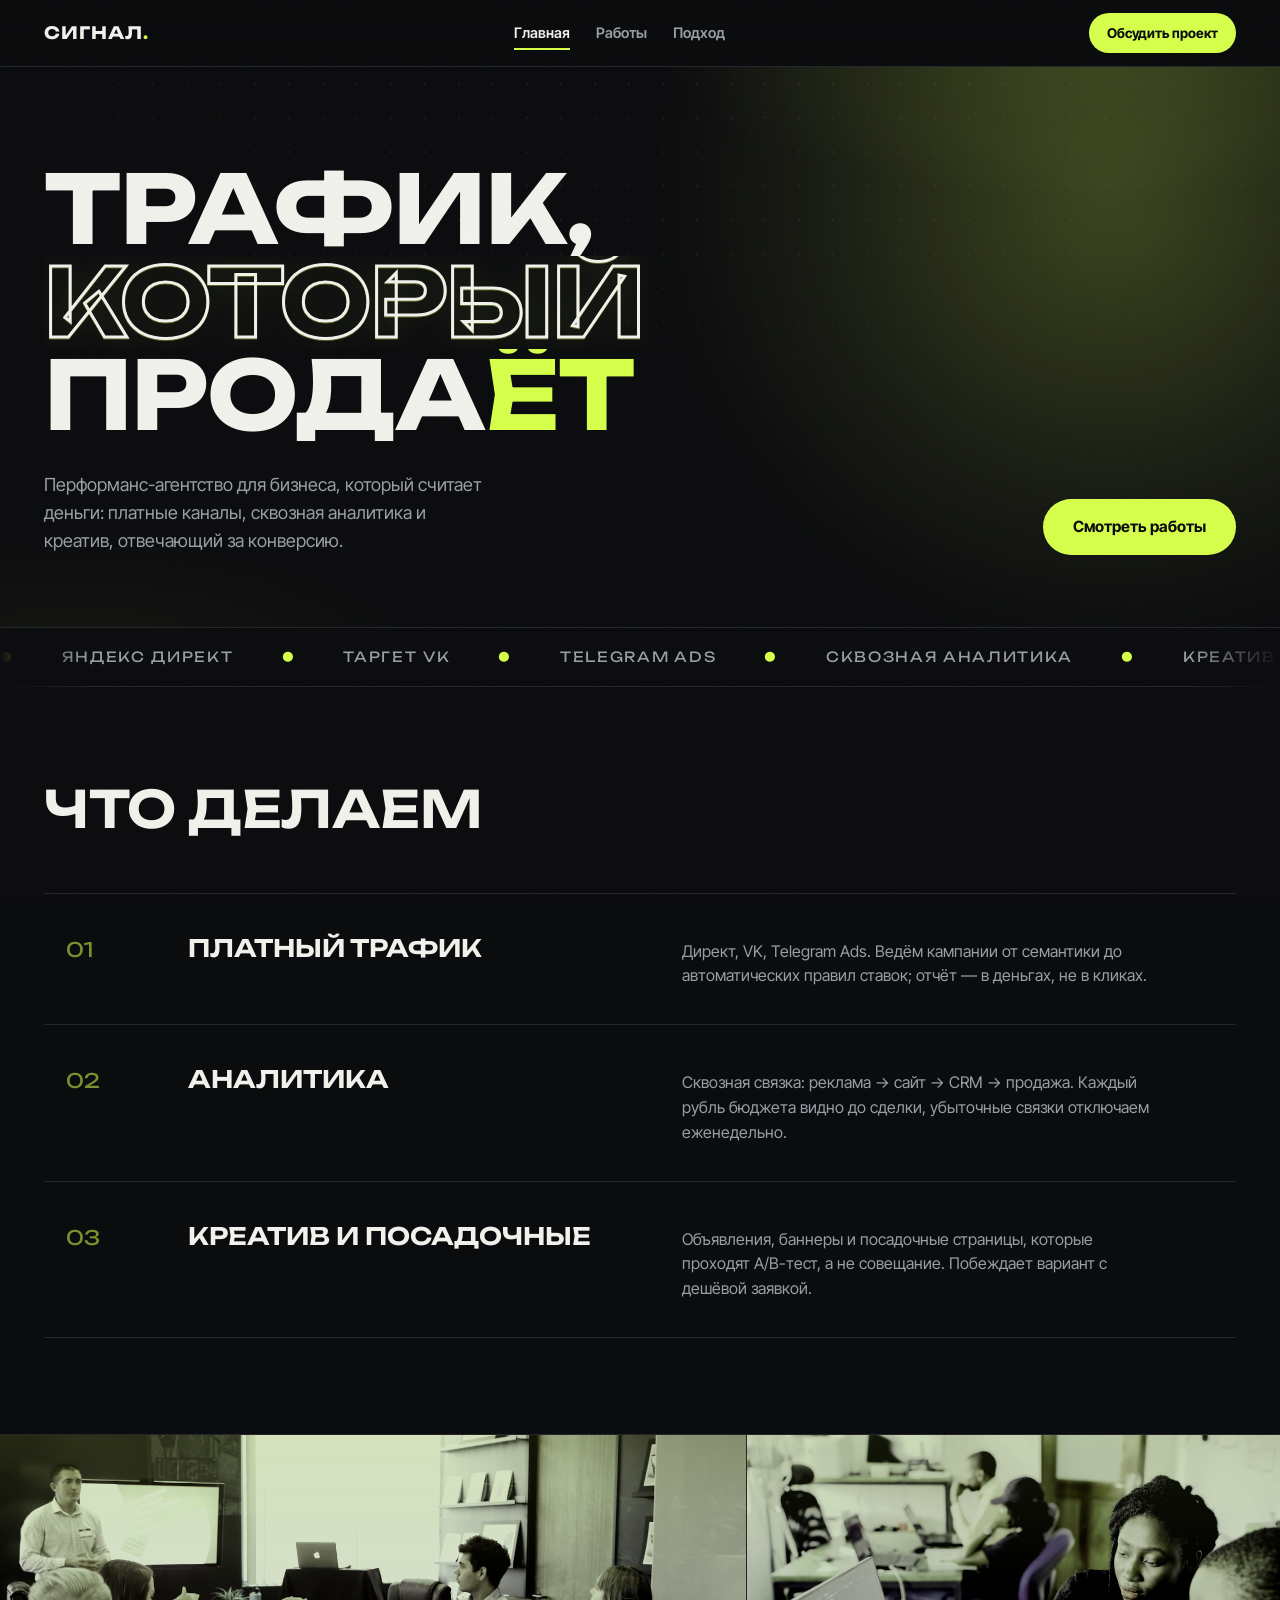
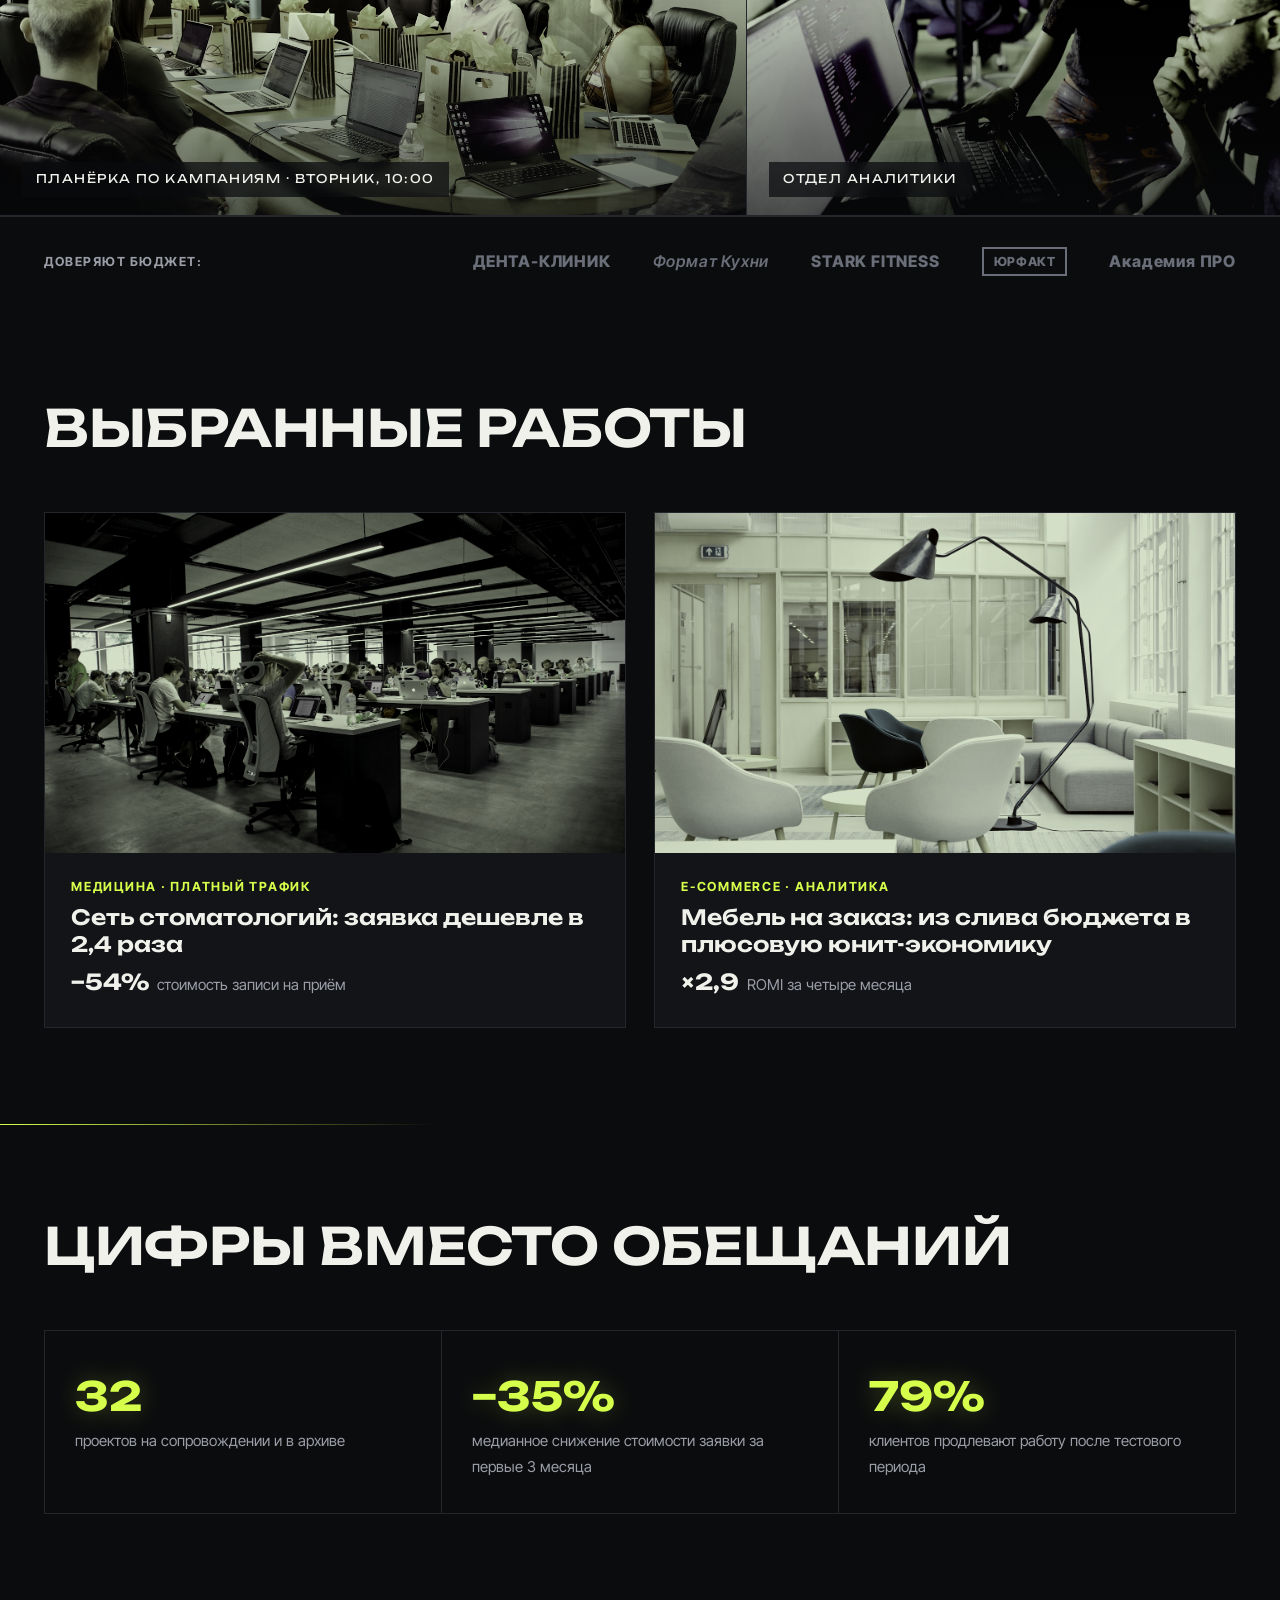
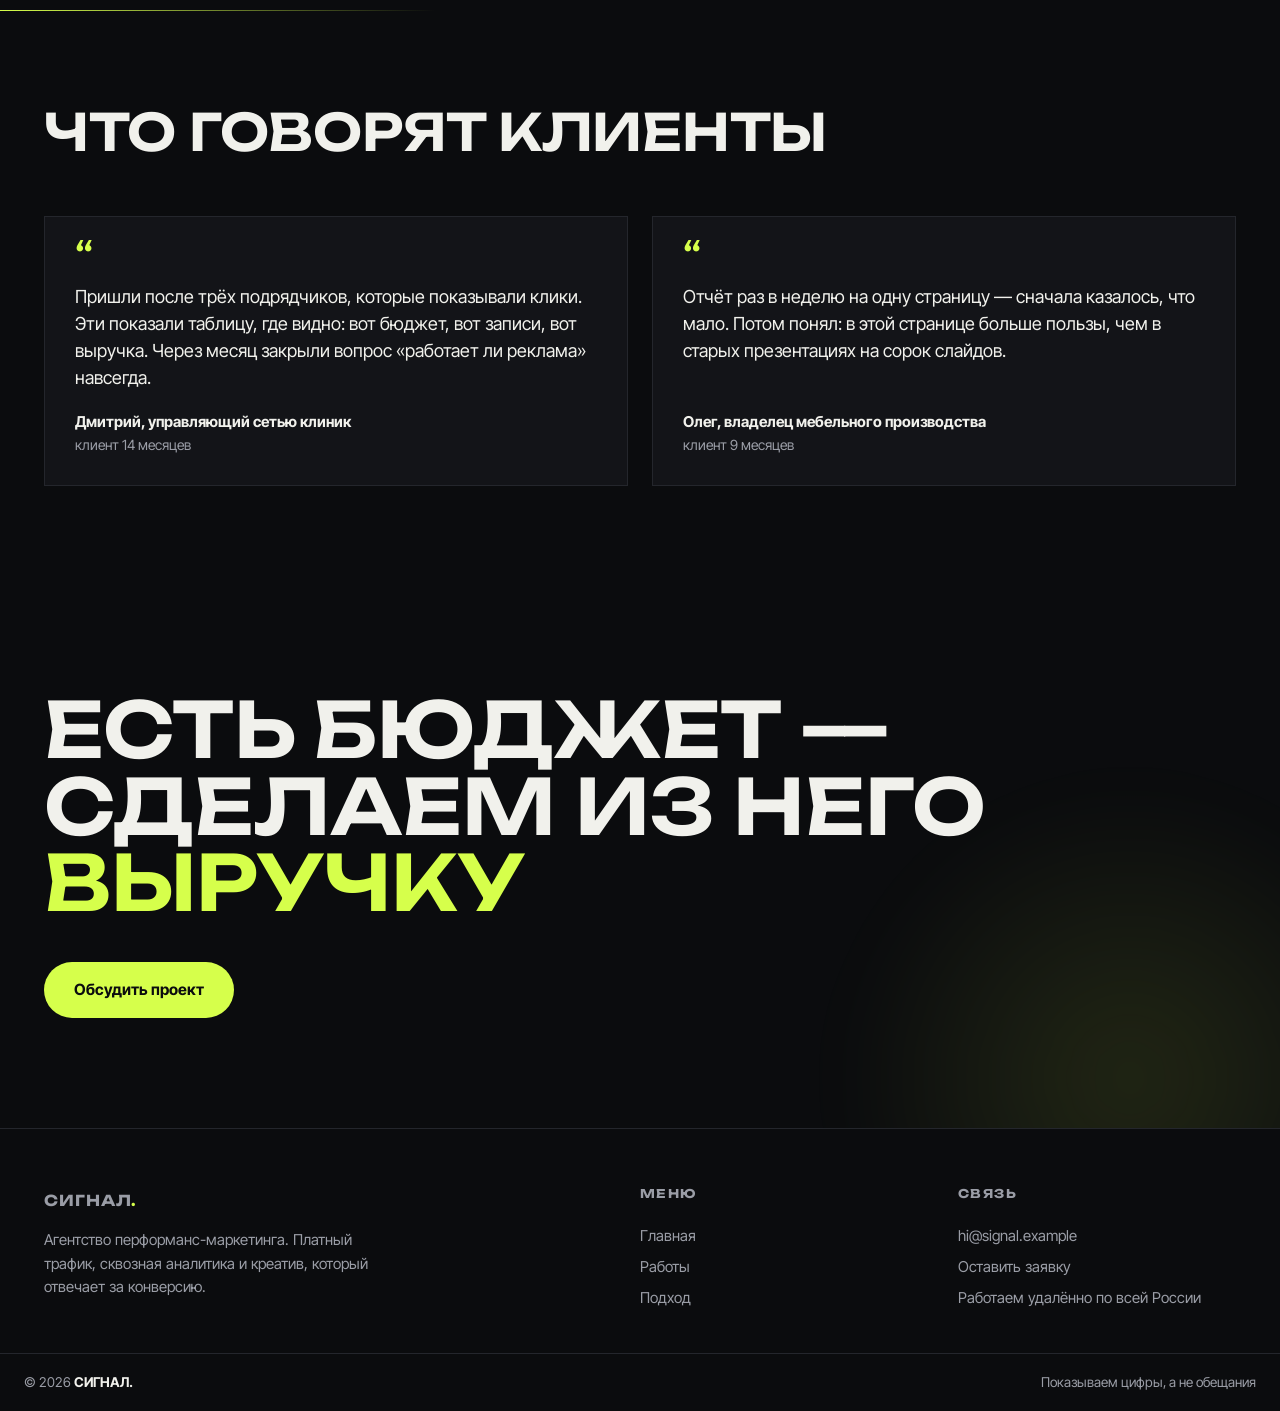
<file: index.html>
<!DOCTYPE html>
<html lang="ru">
<head>
<meta charset="utf-8">
<meta name="viewport" content="width=device-width, initial-scale=1">
<title>Сигнал — агентство перформанс-маркетинга</title>
<meta name="description" content="Сигнал — агентство перформанс-маркетинга: платный трафик, аналитика, креатив. Работаем на заявки и продажи, а не на охваты.">
<link rel="preconnect" href="https://fonts.googleapis.com">
<link rel="preconnect" href="https://fonts.gstatic.com" crossorigin>
<link href="https://fonts.googleapis.com/css2?family=Unbounded:wght@600;700&family=Inter+Tight:wght@400;500;600;700&display=swap" rel="stylesheet">
<link rel="stylesheet" href="style.css">
<link rel="icon" href="data:image/svg+xml,%3Csvg xmlns=%27http://www.w3.org/2000/svg%27 viewBox=%270 0 64 64%27%3E%3Crect width=%2764%27 height=%2764%27 fill=%27%230b0c0e%27/%3E%3Ctext x=%2732%27 y=%2744%27 font-family=%27Arial,sans-serif%27 font-size=%2736%27 font-weight=%27800%27 fill=%27%23d6ff4b%27 text-anchor=%27middle%27%3EC%3C/text%3E%3C/svg%3E">
<meta property="og:title" content="Сигнал — агентство перформанс-маркетинга">
<meta property="og:type" content="website">
<meta property="og:description" content="Сигнал — агентство перформанс-маркетинга: платный трафик, аналитика, креатив. Работаем на заявки и продажи, а не на охваты.">
</head>
<body>

<header class="head">
  <div class="wrap">
    <a class="logo" href="index.html">СИГНАЛ<i>.</i></a>
    <nav class="nav">
      <a href="index.html" class="on">Главная</a>
      <a href="works.html">Работы</a>
      <a href="approach.html">Подход</a>
    </nav>
    <a class="cta-mini" href="#" data-modal-open>Обсудить проект</a>
  </div>
</header>

<section class="hero">
  <div class="wrap">
    <h1><span class="line"><span>Трафик,</span></span><span class="line"><span class="hollow">который</span></span><span class="line"><span>прода<i class="acid" style="font-style:normal">ёт</i></span></span></h1>
    <div class="hero-sub">
      <p>Перформанс-агентство для бизнеса, который считает деньги: платные каналы, сквозная аналитика и креатив, отвечающий за конверсию.</p>
      <a class="btn" href="works.html">Смотреть работы</a>
    </div>
  </div>
</section>

<div class="marquee" aria-hidden="true">
  <div class="marquee-track">
    <span><i>●</i>Яндекс Директ</span><span><i>●</i>Таргет VK</span><span><i>●</i>Telegram Ads</span><span><i>●</i>Сквозная аналитика</span><span><i>●</i>Креатив</span><span><i>●</i>CRM-маркетинг</span>
    <span><i>●</i>Яндекс Директ</span><span><i>●</i>Таргет VK</span><span><i>●</i>Telegram Ads</span><span><i>●</i>Сквозная аналитика</span><span><i>●</i>Креатив</span><span><i>●</i>CRM-маркетинг</span>
  </div>
</div>

<section class="blk">
  <div class="wrap">
    <h2>Что делаем</h2>
    <div class="srv">
      <div class="srv-row rise">
        <div class="no">01</div>
        <h3>Платный трафик</h3>
        <p>Директ, VK, Telegram Ads. Ведём кампании от семантики до автоматических правил ставок; отчёт — в деньгах, не в кликах.</p>
      </div>
      <div class="srv-row rise">
        <div class="no">02</div>
        <h3>Аналитика</h3>
        <p>Сквозная связка: реклама → сайт → CRM → продажа. Каждый рубль бюджета видно до сделки, убыточные связки отключаем еженедельно.</p>
      </div>
      <div class="srv-row rise">
        <div class="no">03</div>
        <h3>Креатив и посадочные</h3>
        <p>Объявления, баннеры и посадочные страницы, которые проходят A/B-тест, а не совещание. Побеждает вариант с дешёвой заявкой.</p>
      </div>
    </div>
  </div>
</section>

<div class="strip" aria-label="Студия в работе">
  <div class="wrap">
    <figure>
      <img src="img/studio-2.jpg" alt="Разбор кампании на планёрке" loading="lazy">
      <figcaption>Планёрка по кампаниям · вторник, 10:00</figcaption>
    </figure>
    <figure>
      <img src="img/studio-1.jpg" alt="Аналитики за настройкой связок" loading="lazy">
      <figcaption>Отдел аналитики</figcaption>
    </figure>
  </div>
</div>

<div class="clients">
  <div class="wrap">
    <span class="label">Доверяют бюджет:</span>
    <div class="marks">
      <span>ДЕНТА-КЛИНИК</span>
      <span>Формат Кухни</span>
      <span>STARK FITNESS</span>
      <span>ЮРФАКТ</span>
      <span>Академия ПРО</span>
    </div>
  </div>
</div>

<section class="blk">
  <div class="wrap">
    <h2>Выбранные работы</h2>
    <div class="works-grid">
      <a class="work-card rise" href="work-dental.html">
        <img src="img/work-dental.jpg" alt="Кейс: сеть стоматологий" loading="lazy">
        <div class="work-card__body">
          <span class="work-card__tag">Медицина · платный трафик</span>
          <h3>Сеть стоматологий: заявка дешевле в 2,4 раза</h3>
          <div class="work-card__nums"><b>−58%</b>стоимость записи на приём</div>
        </div>
      </a>
      <a class="work-card rise" href="work-furniture.html">
        <img src="img/work-furniture.jpg" alt="Кейс: мебельное производство" loading="lazy">
        <div class="work-card__body">
          <span class="work-card__tag">E-commerce · аналитика</span>
          <h3>Мебель на заказ: из слива бюджета в плюсовую юнит-экономику</h3>
          <div class="work-card__nums"><b>×3,1</b>ROMI за четыре месяца</div>
        </div>
      </a>
    </div>
  </div>
</section>

<section class="blk">
  <div class="wrap">
    <h2>Цифры вместо обещаний</h2>
    <div class="nums">
      <div class="rise"><b>37</b><span>проектов на сопровождении и в архиве</span></div>
      <div class="rise"><b>−41%</b><span>медианное снижение стоимости заявки за первые 3 месяца</span></div>
      <div class="rise"><b>92%</b><span>клиентов продлевают работу после тестового периода</span></div>
    </div>
  </div>
</section>

<section class="blk">
  <div class="wrap">
    <h2>Что говорят клиенты</h2>
    <div class="tst">
      <blockquote class="rise">
        Пришли после трёх подрядчиков, которые показывали клики. Эти показали таблицу, где видно: вот бюджет, вот записи, вот выручка. Через месяц закрыли вопрос «работает ли реклама» навсегда.
        <footer><b>Дмитрий, управляющий сетью клиник</b>клиент 14 месяцев</footer>
      </blockquote>
      <blockquote class="rise">
        Отчёт раз в неделю на одну страницу — сначала казалось, что мало. Потом понял: в этой странице больше пользы, чем в старых презентациях на сорок слайдов.
        <footer><b>Олег, владелец мебельного производства</b>клиент 9 месяцев</footer>
      </blockquote>
    </div>
  </div>
</section>

<section class="big-cta">
  <div class="wrap">
    <h2>Есть бюджет —<br>сделаем из него <span>выручку</span></h2>
    <a class="btn" href="#" data-modal-open>Обсудить проект</a>
  </div>
</section>

<footer class="foot">
  <div class="wrap cols">
    <div class="about-col">
      <a class="logo" href="index.html">СИГНАЛ<i>.</i></a>
      <p>Агентство перформанс-маркетинга. Платный трафик, сквозная аналитика и креатив, который отвечает за конверсию.</p>
    </div>
    <div>
      <h4>Меню</h4>
      <a href="index.html">Главная</a>
      <a href="works.html">Работы</a>
      <a href="approach.html">Подход</a>
    </div>
    <div>
      <h4>Связь</h4>
      <a href="#" data-modal-open>hi@signal.example</a>
      <a href="#" data-modal-open>Оставить заявку</a>
      <a>Работаем удалённо по всей России</a>
    </div>
  </div>
  <div class="base">
    <div>© 2026 <b>СИГНАЛ.</b></div>
    <div>Показываем цифры, а не обещания</div>
  </div>
</footer>

<div class="modal" id="lead-modal" role="dialog" aria-modal="true" aria-labelledby="lm-title">
  <div class="modal__back" data-modal-close></div>
  <div class="modal__box">
    <button class="modal__close" data-modal-close aria-label="Закрыть">&times;</button>
    <h3 id="lm-title">Обсудить проект</h3>
    <p class="sub">Расскажите о задаче — вернёмся с планом и оценкой в течение рабочего дня.</p>
    <form data-lead-form>
      <label>Имя</label>
      <input type="text" name="name" required placeholder="Как к вам обращаться">
      <label>Телефон или Telegram</label>
      <input type="text" name="phone" required placeholder="+7 ___ ___-__-__ или @ник">
      <label>Месячный бюджет на трафик</label>
      <select name="budget">
        <option>До 150 тысяч</option>
        <option>150–500 тысяч</option>
        <option>500 тысяч – 1,5 млн</option>
        <option>Больше 1,5 млн</option>
        <option>Бюджета ещё нет — нужен расчёт</option>
      </select>
      <label>Задача</label>
      <textarea name="msg" placeholder="Ниша, что продаёте, что сейчас с рекламой"></textarea>
      <button class="send" type="submit">Отправить</button>
      <p class="fine">Нажимая кнопку, вы соглашаетесь с политикой обработки персональных данных</p>
    </form>
    <div class="modal__ok">
      <div class="ring">&#10003;</div>
      <h3>Принято</h3>
      <p class="sub">Ответим в течение рабочего дня.</p>
    </div>
  </div>
</div>

<script src="app.js"></script>
</body>
</html>
</file>
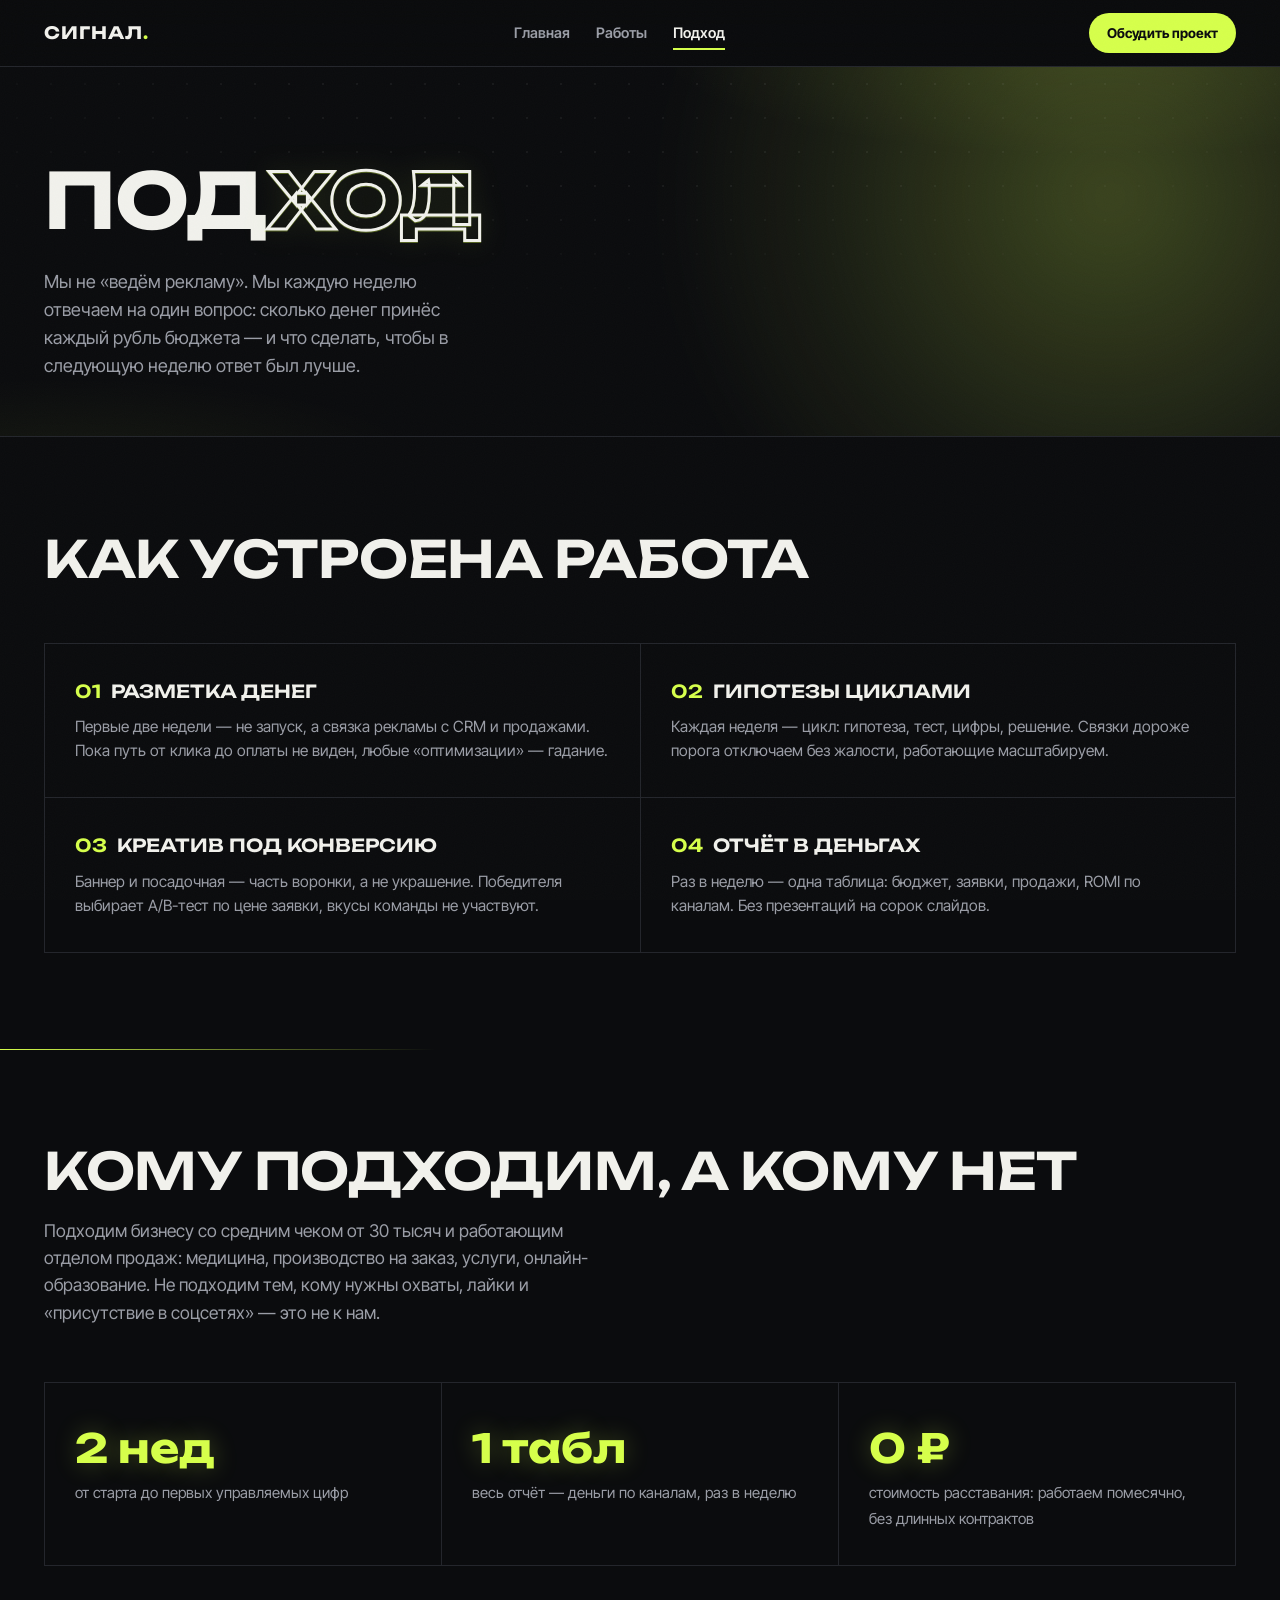
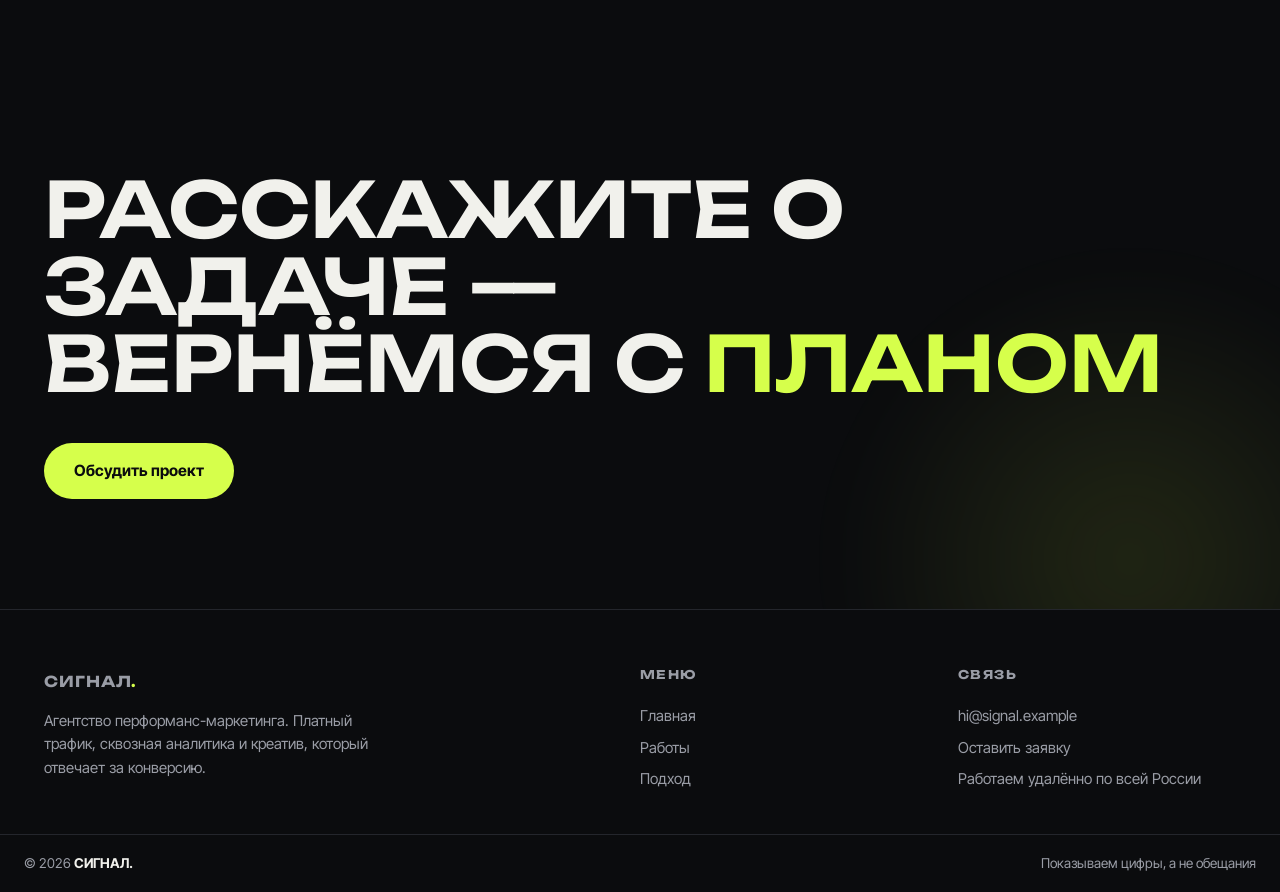
<file: approach.html>
<!DOCTYPE html>
<html lang="ru">
<head>
<meta charset="utf-8">
<meta name="viewport" content="width=device-width, initial-scale=1">
<title>Подход — Сигнал</title>
<meta name="description" content="Как работает агентство Сигнал: недельные циклы, решения по цифрам, отчёт в деньгах. Формат работы и команда.">
<link rel="preconnect" href="https://fonts.googleapis.com">
<link rel="preconnect" href="https://fonts.gstatic.com" crossorigin>
<link href="https://fonts.googleapis.com/css2?family=Unbounded:wght@600;700&family=Inter+Tight:wght@400;500;600;700&display=swap" rel="stylesheet">
<link rel="stylesheet" href="style.css">
<link rel="icon" href="data:image/svg+xml,%3Csvg xmlns=%27http://www.w3.org/2000/svg%27 viewBox=%270 0 64 64%27%3E%3Crect width=%2764%27 height=%2764%27 fill=%27%230b0c0e%27/%3E%3Ctext x=%2732%27 y=%2744%27 font-family=%27Arial,sans-serif%27 font-size=%2736%27 font-weight=%27800%27 fill=%27%23d6ff4b%27 text-anchor=%27middle%27%3EC%3C/text%3E%3C/svg%3E">
<meta property="og:title" content="Подход — Сигнал">
<meta property="og:type" content="website">
<meta property="og:description" content="Как работает агентство Сигнал: недельные циклы, решения по цифрам, отчёт в деньгах. Формат работы и команда.">
</head>
<body>

<header class="head">
  <div class="wrap">
    <a class="logo" href="index.html">СИГНАЛ<i>.</i></a>
    <nav class="nav">
      <a href="index.html">Главная</a>
      <a href="works.html">Работы</a>
      <a href="approach.html" class="on">Подход</a>
    </nav>
    <a class="cta-mini" href="#" data-modal-open>Обсудить проект</a>
  </div>
</header>

<section class="hero" style="padding-bottom:56px">
  <div class="wrap">
    <h1 style="font-size:clamp(38px,6vw,84px)">Под<span class="hollow">ход</span></h1>
    <div class="hero-sub">
      <p>Мы не «ведём рекламу». Мы каждую неделю отвечаем на один вопрос: сколько денег принёс каждый рубль бюджета — и что сделать, чтобы в следующую неделю ответ был лучше.</p>
    </div>
  </div>
</section>

<section class="blk">
  <div class="wrap">
    <h2>Как устроена работа</h2>
    <div class="steps">
      <div class="rise">
        <h3><i>01</i>Разметка денег</h3>
        <p>Первые две недели — не запуск, а связка рекламы с CRM и продажами. Пока путь от клика до оплаты не виден, любые «оптимизации» — гадание.</p>
      </div>
      <div class="rise">
        <h3><i>02</i>Гипотезы циклами</h3>
        <p>Каждая неделя — цикл: гипотеза, тест, цифры, решение. Связки дороже порога отключаем без жалости, работающие масштабируем.</p>
      </div>
      <div class="rise">
        <h3><i>03</i>Креатив под конверсию</h3>
        <p>Баннер и посадочная — часть воронки, а не украшение. Победителя выбирает A/B-тест по цене заявки, вкусы команды не участвуют.</p>
      </div>
      <div class="rise">
        <h3><i>04</i>Отчёт в деньгах</h3>
        <p>Раз в неделю — одна таблица: бюджет, заявки, продажи, ROMI по каналам. Без презентаций на сорок слайдов.</p>
      </div>
    </div>
  </div>
</section>

<section class="blk">
  <div class="wrap">
    <h2>Кому подходим, а кому нет</h2>
    <p class="lead">Подходим бизнесу со средним чеком от 30 тысяч и работающим отделом продаж: медицина, производство на заказ, услуги, онлайн-образование. Не подходим тем, кому нужны охваты, лайки и «присутствие в соцсетях» — это не к нам.</p>
    <div class="nums">
      <div class="rise"><b>2 нед</b><span>от старта до первых управляемых цифр</span></div>
      <div class="rise"><b>1 табл</b><span>весь отчёт — деньги по каналам, раз в неделю</span></div>
      <div class="rise"><b>0 ₽</b><span>стоимость расставания: работаем помесячно, без длинных контрактов</span></div>
    </div>
  </div>
</section>

<section class="big-cta">
  <div class="wrap">
    <h2>Расскажите о задаче —<br>вернёмся с <span>планом</span></h2>
    <a class="btn" href="#" data-modal-open>Обсудить проект</a>
  </div>
</section>

<footer class="foot">
  <div class="wrap cols">
    <div class="about-col">
      <a class="logo" href="index.html">СИГНАЛ<i>.</i></a>
      <p>Агентство перформанс-маркетинга. Платный трафик, сквозная аналитика и креатив, который отвечает за конверсию.</p>
    </div>
    <div>
      <h4>Меню</h4>
      <a href="index.html">Главная</a>
      <a href="works.html">Работы</a>
      <a href="approach.html">Подход</a>
    </div>
    <div>
      <h4>Связь</h4>
      <a href="#" data-modal-open>hi@signal.example</a>
      <a href="#" data-modal-open>Оставить заявку</a>
      <a>Работаем удалённо по всей России</a>
    </div>
  </div>
  <div class="base">
    <div>© 2026 <b>СИГНАЛ.</b></div>
    <div>Показываем цифры, а не обещания</div>
  </div>
</footer>

<div class="modal" id="lead-modal" role="dialog" aria-modal="true" aria-labelledby="lm-title">
  <div class="modal__back" data-modal-close></div>
  <div class="modal__box">
    <button class="modal__close" data-modal-close aria-label="Закрыть">&times;</button>
    <h3 id="lm-title">Обсудить проект</h3>
    <p class="sub">Расскажите о задаче — вернёмся с планом и оценкой в течение рабочего дня.</p>
    <form data-lead-form>
      <label>Имя</label>
      <input type="text" name="name" required placeholder="Как к вам обращаться">
      <label>Телефон или Telegram</label>
      <input type="text" name="phone" required placeholder="+7 ___ ___-__-__ или @ник">
      <label>Месячный бюджет на трафик</label>
      <select name="budget">
        <option>До 150 тысяч</option>
        <option>150–500 тысяч</option>
        <option>500 тысяч – 1,5 млн</option>
        <option>Больше 1,5 млн</option>
        <option>Бюджета ещё нет — нужен расчёт</option>
      </select>
      <label>Задача</label>
      <textarea name="msg" placeholder="Ниша, что продаёте, что сейчас с рекламой"></textarea>
      <button class="send" type="submit">Отправить</button>
      <p class="fine">Нажимая кнопку, вы соглашаетесь с политикой обработки персональных данных</p>
    </form>
    <div class="modal__ok">
      <div class="ring">&#10003;</div>
      <h3>Принято</h3>
      <p class="sub">Ответим в течение рабочего дня.</p>
    </div>
  </div>
</div>

<script src="app.js"></script>
</body>
</html>
</file>
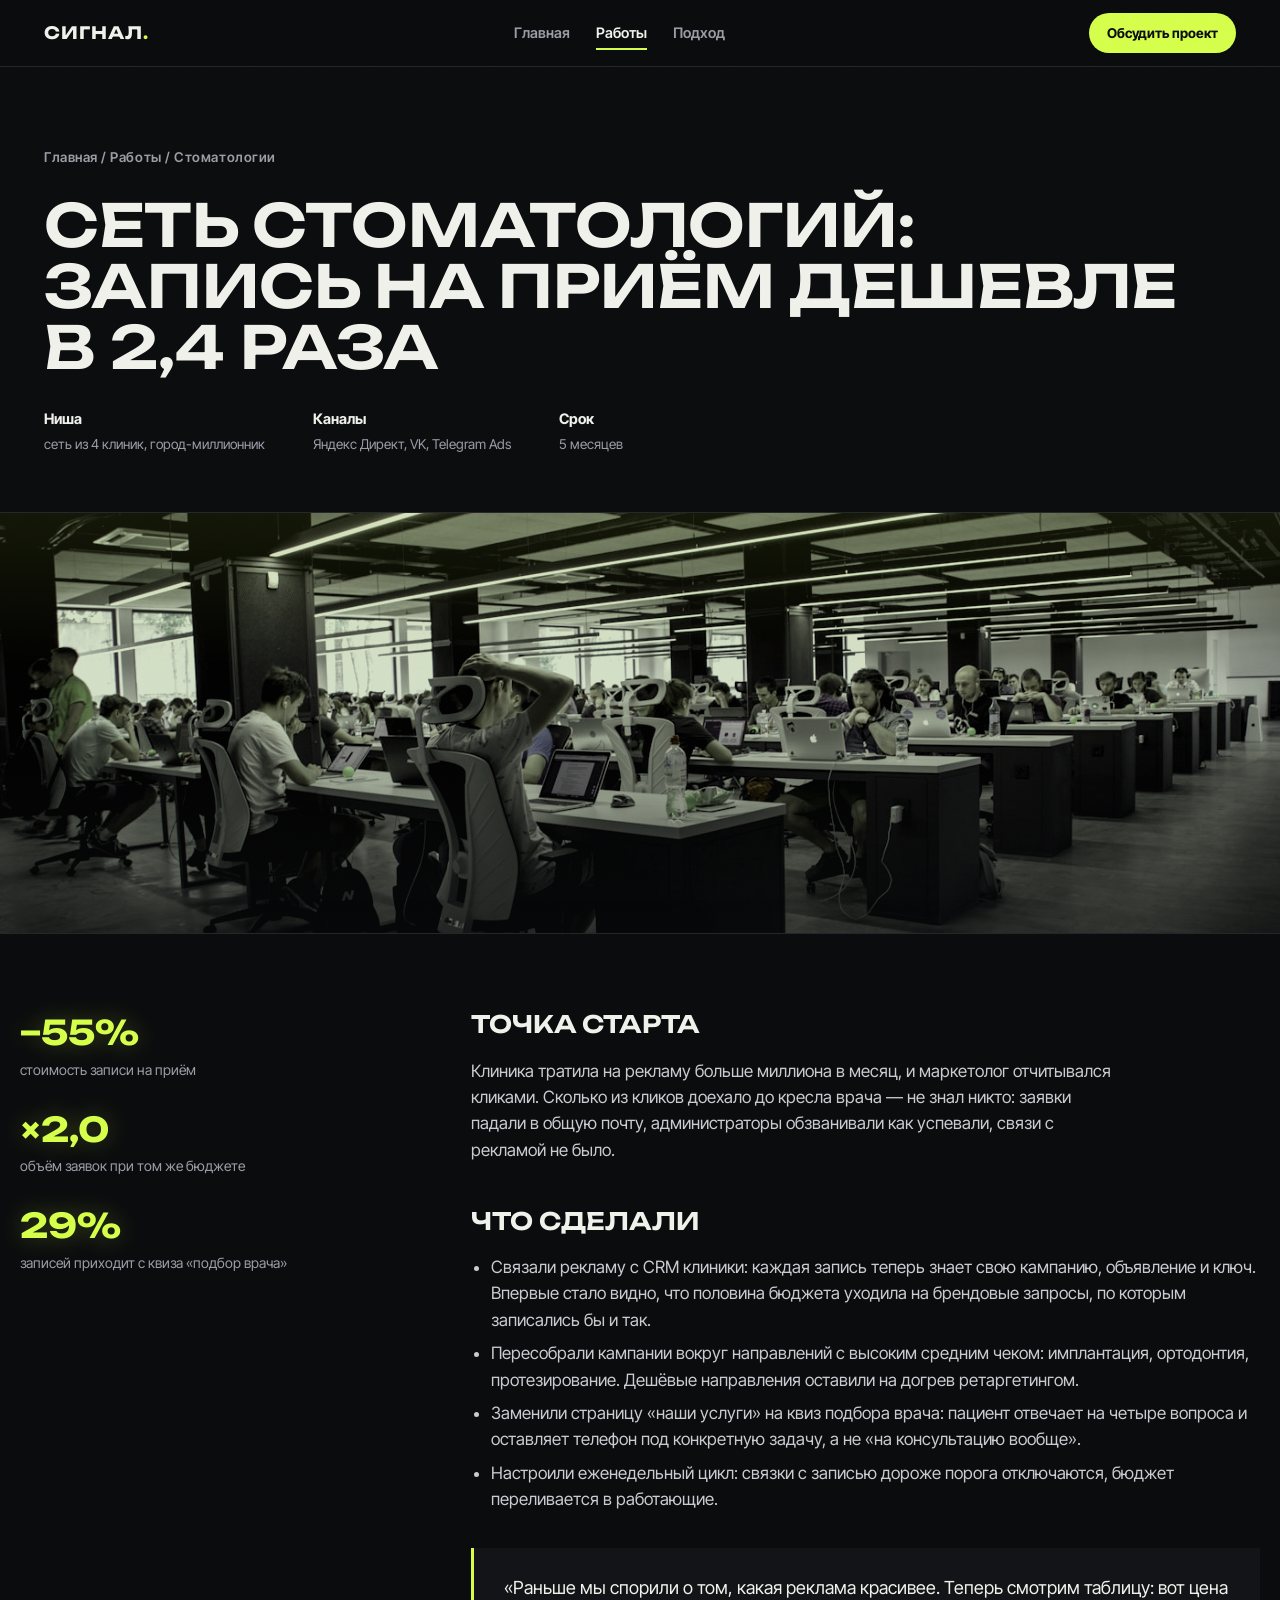
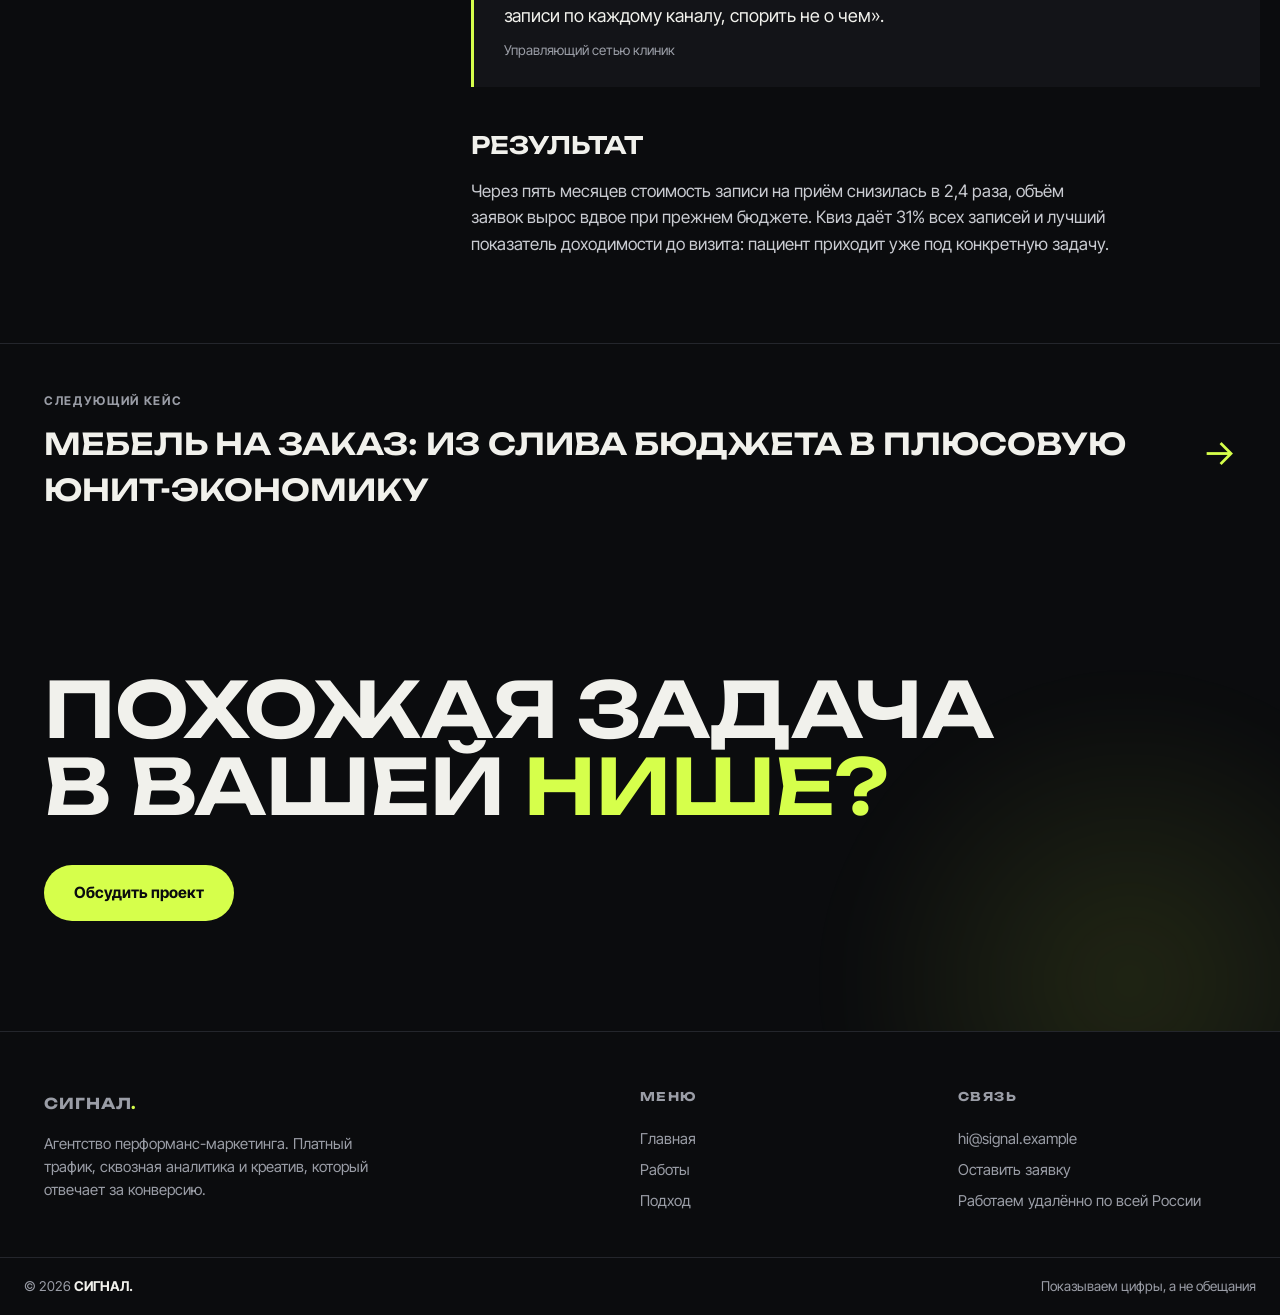
<file: work-dental.html>
<!DOCTYPE html>
<html lang="ru">
<head>
<meta charset="utf-8">
<meta name="viewport" content="width=device-width, initial-scale=1">
<title>Кейс: сеть стоматологий — Сигнал</title>
<meta name="description" content="Как сеть стоматологий снизила стоимость записи на приём в 2,4 раза: пересборка кампаний, квиз-посадочные, аналитика до визита.">
<link rel="preconnect" href="https://fonts.googleapis.com">
<link rel="preconnect" href="https://fonts.gstatic.com" crossorigin>
<link href="https://fonts.googleapis.com/css2?family=Unbounded:wght@600;700&family=Inter+Tight:wght@400;500;600;700&display=swap" rel="stylesheet">
<link rel="stylesheet" href="style.css">
<link rel="icon" href="data:image/svg+xml,%3Csvg xmlns=%27http://www.w3.org/2000/svg%27 viewBox=%270 0 64 64%27%3E%3Crect width=%2764%27 height=%2764%27 fill=%27%230b0c0e%27/%3E%3Ctext x=%2732%27 y=%2744%27 font-family=%27Arial,sans-serif%27 font-size=%2736%27 font-weight=%27800%27 fill=%27%23d6ff4b%27 text-anchor=%27middle%27%3EC%3C/text%3E%3C/svg%3E">
<meta property="og:title" content="Кейс: сеть стоматологий — Сигнал">
<meta property="og:type" content="website">
<meta property="og:description" content="Как сеть стоматологий снизила стоимость записи на приём в 2,4 раза: пересборка кампаний, квиз-посадочные, аналитика до визита.">
</head>
<body>

<header class="head">
  <div class="wrap">
    <a class="logo" href="index.html">СИГНАЛ<i>.</i></a>
    <nav class="nav">
      <a href="index.html">Главная</a>
      <a href="works.html" class="on">Работы</a>
      <a href="approach.html">Подход</a>
    </nav>
    <a class="cta-mini" href="#" data-modal-open>Обсудить проект</a>
  </div>
</header>

<section class="work-hero">
  <div class="wrap">
    <div class="crumbs"><a href="index.html">Главная</a> / <a href="works.html">Работы</a> / Стоматологии</div>
    <h1>Сеть стоматологий: запись на приём дешевле в 2,4 раза</h1>
    <div class="work-meta">
      <div><b>Ниша</b><span>сеть из 4 клиник, город-миллионник</span></div>
      <div><b>Каналы</b><span>Яндекс Директ, VK, Telegram Ads</span></div>
      <div><b>Срок</b><span>5 месяцев</span></div>
    </div>
  </div>
</section>

<div class="work-cover">
  <img src="img/work-dental.jpg" alt="Городская архитектура" loading="eager">
</div>

<div class="wrap work-body">
  <aside>
    <div class="nums-side">
      <b>−58%</b><span>стоимость записи на приём</span>
      <b>×2,1</b><span>объём заявок при том же бюджете</span>
      <b>31%</b><span>записей приходит с квиза «подбор врача»</span>
    </div>
  </aside>

  <article>
    <h2>Точка старта</h2>
    <p>Клиника тратила на рекламу больше миллиона в месяц, и маркетолог отчитывался кликами. Сколько из кликов доехало до кресла врача — не знал никто: заявки падали в общую почту, администраторы обзванивали как успевали, связи с рекламой не было.</p>

    <h2>Что сделали</h2>
    <ul>
      <li>Связали рекламу с CRM клиники: каждая запись теперь знает свою кампанию, объявление и ключ. Впервые стало видно, что половина бюджета уходила на брендовые запросы, по которым записались бы и так.</li>
      <li>Пересобрали кампании вокруг направлений с высоким средним чеком: имплантация, ортодонтия, протезирование. Дешёвые направления оставили на догрев ретаргетингом.</li>
      <li>Заменили страницу «наши услуги» на квиз подбора врача: пациент отвечает на четыре вопроса и оставляет телефон под конкретную задачу, а не «на консультацию вообще».</li>
      <li>Настроили еженедельный цикл: связки с записью дороже порога отключаются, бюджет переливается в работающие.</li>
    </ul>

    <blockquote class="quote">
      «Раньше мы спорили о том, какая реклама красивее. Теперь смотрим таблицу: вот цена записи по каждому каналу, спорить не о чем».
      <footer>Управляющий сетью клиник</footer>
    </blockquote>

    <h2>Результат</h2>
    <p>Через пять месяцев стоимость записи на приём снизилась в 2,4 раза, объём заявок вырос вдвое при прежнем бюджете. Квиз даёт 31% всех записей и лучший показатель доходимости до визита: пациент приходит уже под конкретную задачу.</p>
  </article>
</div>

<div class="next-case">
  <div class="wrap">
    <a href="work-furniture.html">
      <div><small>Следующий кейс</small><h3>Мебель на заказ: из слива бюджета в плюсовую юнит-экономику</h3></div>
      <span class="arr">&rarr;</span>
    </a>
  </div>
</div>

<section class="big-cta">
  <div class="wrap">
    <h2>Похожая задача<br>в вашей <span>нише?</span></h2>
    <a class="btn" href="#" data-modal-open>Обсудить проект</a>
  </div>
</section>

<footer class="foot">
  <div class="wrap cols">
    <div class="about-col">
      <a class="logo" href="index.html">СИГНАЛ<i>.</i></a>
      <p>Агентство перформанс-маркетинга. Платный трафик, сквозная аналитика и креатив, который отвечает за конверсию.</p>
    </div>
    <div>
      <h4>Меню</h4>
      <a href="index.html">Главная</a>
      <a href="works.html">Работы</a>
      <a href="approach.html">Подход</a>
    </div>
    <div>
      <h4>Связь</h4>
      <a href="#" data-modal-open>hi@signal.example</a>
      <a href="#" data-modal-open>Оставить заявку</a>
      <a>Работаем удалённо по всей России</a>
    </div>
  </div>
  <div class="base">
    <div>© 2026 <b>СИГНАЛ.</b></div>
    <div>Показываем цифры, а не обещания</div>
  </div>
</footer>

<div class="modal" id="lead-modal" role="dialog" aria-modal="true" aria-labelledby="lm-title">
  <div class="modal__back" data-modal-close></div>
  <div class="modal__box">
    <button class="modal__close" data-modal-close aria-label="Закрыть">&times;</button>
    <h3 id="lm-title">Обсудить проект</h3>
    <p class="sub">Расскажите о задаче — вернёмся с планом и оценкой в течение рабочего дня.</p>
    <form data-lead-form>
      <label>Имя</label>
      <input type="text" name="name" required placeholder="Как к вам обращаться">
      <label>Телефон или Telegram</label>
      <input type="text" name="phone" required placeholder="+7 ___ ___-__-__ или @ник">
      <label>Месячный бюджет на трафик</label>
      <select name="budget">
        <option>До 150 тысяч</option>
        <option>150–500 тысяч</option>
        <option>500 тысяч – 1,5 млн</option>
        <option>Больше 1,5 млн</option>
        <option>Бюджета ещё нет — нужен расчёт</option>
      </select>
      <label>Задача</label>
      <textarea name="msg" placeholder="Ниша, что продаёте, что сейчас с рекламой"></textarea>
      <button class="send" type="submit">Отправить</button>
      <p class="fine">Нажимая кнопку, вы соглашаетесь с политикой обработки персональных данных</p>
    </form>
    <div class="modal__ok">
      <div class="ring">&#10003;</div>
      <h3>Принято</h3>
      <p class="sub">Ответим в течение рабочего дня.</p>
    </div>
  </div>
</div>

<script src="app.js"></script>
</body>
</html>
</file>
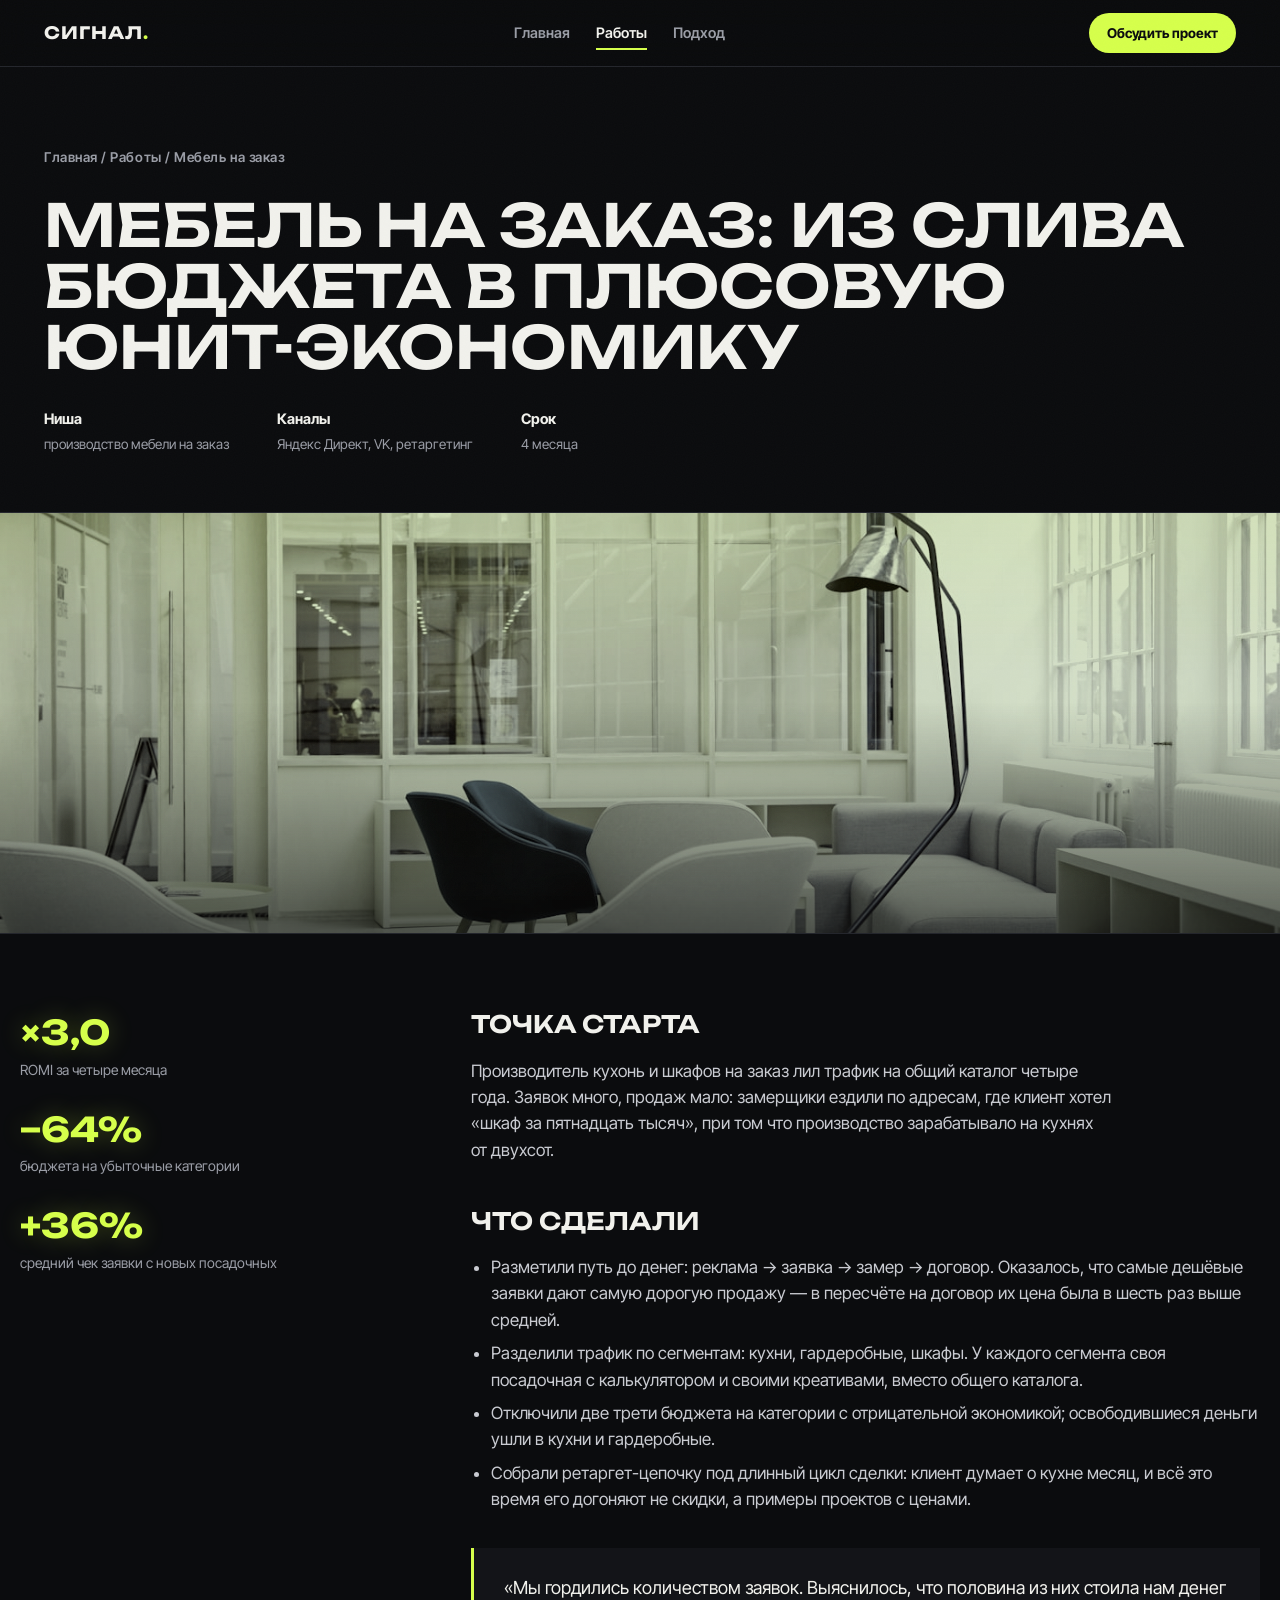
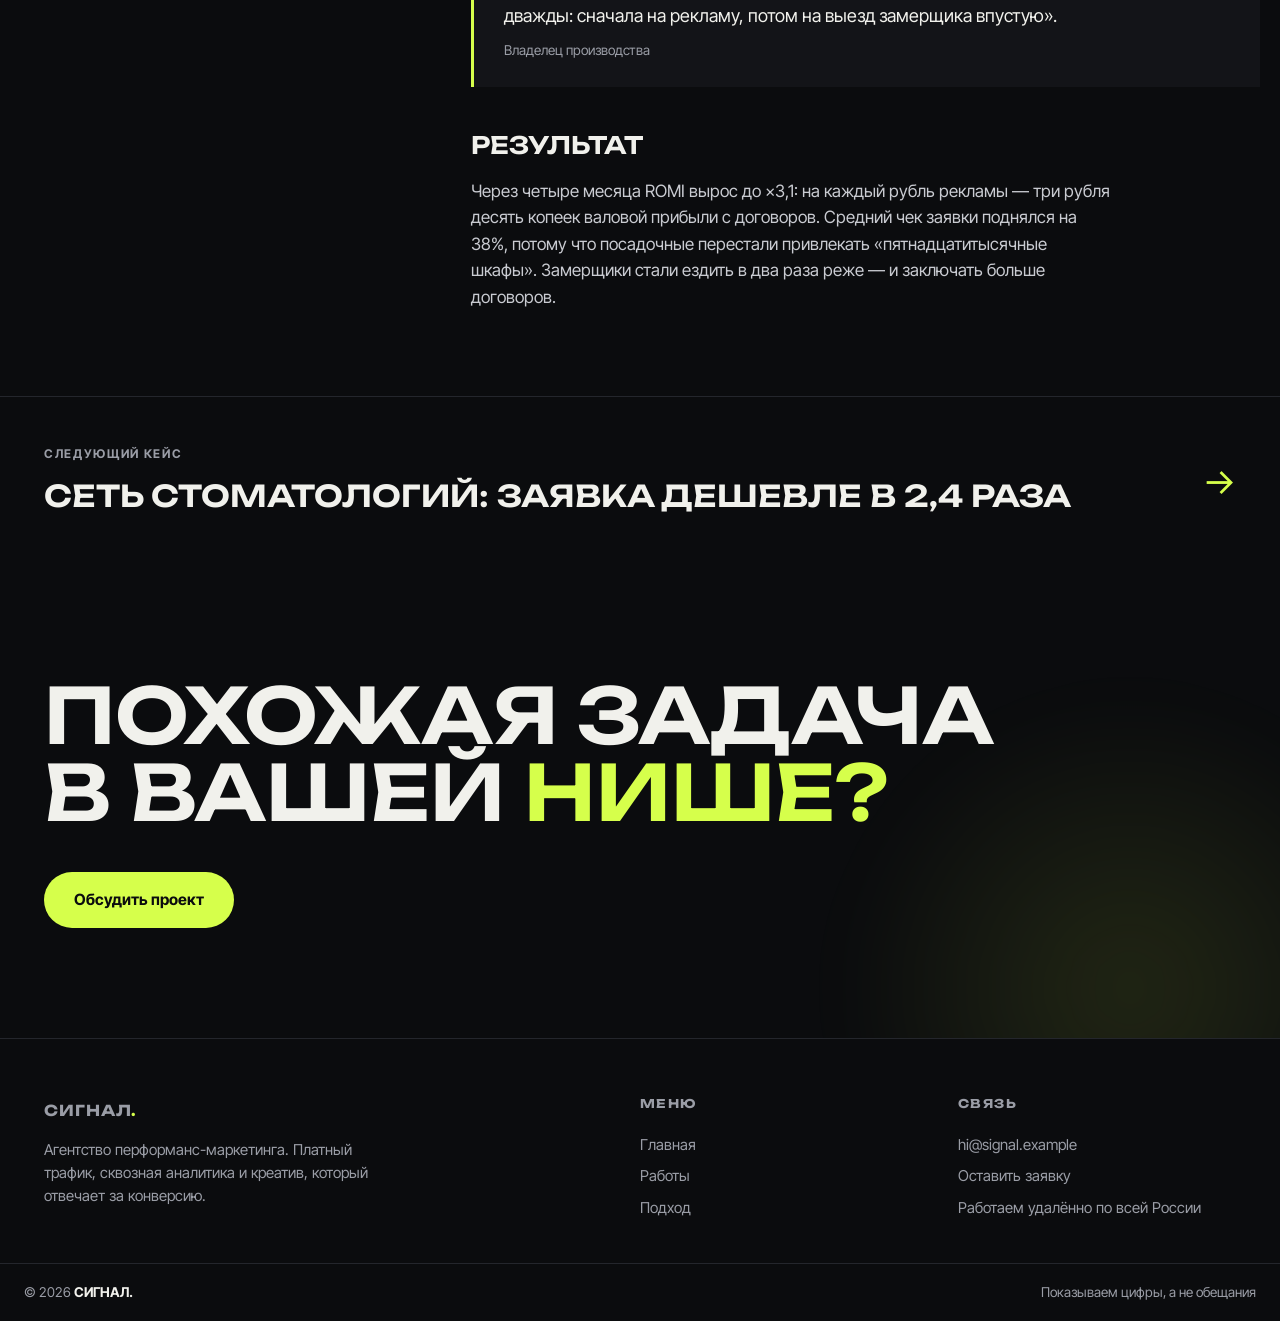
<file: work-furniture.html>
<!DOCTYPE html>
<html lang="ru">
<head>
<meta charset="utf-8">
<meta name="viewport" content="width=device-width, initial-scale=1">
<title>Кейс: мебель на заказ — Сигнал</title>
<meta name="description" content="Как производитель мебели на заказ вышел на ROMI ×3,1: сквозная аналитика, отказ от убыточных категорий, посадочные под сегменты.">
<link rel="preconnect" href="https://fonts.googleapis.com">
<link rel="preconnect" href="https://fonts.gstatic.com" crossorigin>
<link href="https://fonts.googleapis.com/css2?family=Unbounded:wght@600;700&family=Inter+Tight:wght@400;500;600;700&display=swap" rel="stylesheet">
<link rel="stylesheet" href="style.css">
<link rel="icon" href="data:image/svg+xml,%3Csvg xmlns=%27http://www.w3.org/2000/svg%27 viewBox=%270 0 64 64%27%3E%3Crect width=%2764%27 height=%2764%27 fill=%27%230b0c0e%27/%3E%3Ctext x=%2732%27 y=%2744%27 font-family=%27Arial,sans-serif%27 font-size=%2736%27 font-weight=%27800%27 fill=%27%23d6ff4b%27 text-anchor=%27middle%27%3EC%3C/text%3E%3C/svg%3E">
<meta property="og:title" content="Кейс: мебель на заказ — Сигнал">
<meta property="og:type" content="website">
<meta property="og:description" content="Как производитель мебели на заказ вышел на ROMI ×3,1: сквозная аналитика, отказ от убыточных категорий, посадочные под сегменты.">
</head>
<body>

<header class="head">
  <div class="wrap">
    <a class="logo" href="index.html">СИГНАЛ<i>.</i></a>
    <nav class="nav">
      <a href="index.html">Главная</a>
      <a href="works.html" class="on">Работы</a>
      <a href="approach.html">Подход</a>
    </nav>
    <a class="cta-mini" href="#" data-modal-open>Обсудить проект</a>
  </div>
</header>

<section class="work-hero">
  <div class="wrap">
    <div class="crumbs"><a href="index.html">Главная</a> / <a href="works.html">Работы</a> / Мебель на заказ</div>
    <h1>Мебель на заказ: из слива бюджета в плюсовую юнит-экономику</h1>
    <div class="work-meta">
      <div><b>Ниша</b><span>производство мебели на заказ</span></div>
      <div><b>Каналы</b><span>Яндекс Директ, VK, ретаргетинг</span></div>
      <div><b>Срок</b><span>4 месяца</span></div>
    </div>
  </div>
</section>

<div class="work-cover">
  <img src="img/work-furniture.jpg" alt="Рабочее пространство" loading="eager">
</div>

<div class="wrap work-body">
  <aside>
    <div class="nums-side">
      <b>×3,1</b><span>ROMI за четыре месяца</span>
      <b>−67%</b><span>бюджета на убыточные категории</span>
      <b>+38%</b><span>средний чек заявки с новых посадочных</span>
    </div>
  </aside>

  <article>
    <h2>Точка старта</h2>
    <p>Производитель кухонь и шкафов на заказ лил трафик на общий каталог четыре года. Заявок много, продаж мало: замерщики ездили по адресам, где клиент хотел «шкаф за пятнадцать тысяч», при том что производство зарабатывало на кухнях от двухсот.</p>

    <h2>Что сделали</h2>
    <ul>
      <li>Разметили путь до денег: реклама → заявка → замер → договор. Оказалось, что самые дешёвые заявки дают самую дорогую продажу — в пересчёте на договор их цена была в шесть раз выше средней.</li>
      <li>Разделили трафик по сегментам: кухни, гардеробные, шкафы. У каждого сегмента своя посадочная с калькулятором и своими креативами, вместо общего каталога.</li>
      <li>Отключили две трети бюджета на категории с отрицательной экономикой; освободившиеся деньги ушли в кухни и гардеробные.</li>
      <li>Собрали ретаргет-цепочку под длинный цикл сделки: клиент думает о кухне месяц, и всё это время его догоняют не скидки, а примеры проектов с ценами.</li>
    </ul>

    <blockquote class="quote">
      «Мы гордились количеством заявок. Выяснилось, что половина из них стоила нам денег дважды: сначала на рекламу, потом на выезд замерщика впустую».
      <footer>Владелец производства</footer>
    </blockquote>

    <h2>Результат</h2>
    <p>Через четыре месяца ROMI вырос до ×3,1: на каждый рубль рекламы — три рубля десять копеек валовой прибыли с договоров. Средний чек заявки поднялся на 38%, потому что посадочные перестали привлекать «пятнадцатитысячные шкафы». Замерщики стали ездить в два раза реже — и заключать больше договоров.</p>
  </article>
</div>

<div class="next-case">
  <div class="wrap">
    <a href="work-dental.html">
      <div><small>Следующий кейс</small><h3>Сеть стоматологий: заявка дешевле в 2,4 раза</h3></div>
      <span class="arr">&rarr;</span>
    </a>
  </div>
</div>

<section class="big-cta">
  <div class="wrap">
    <h2>Похожая задача<br>в вашей <span>нише?</span></h2>
    <a class="btn" href="#" data-modal-open>Обсудить проект</a>
  </div>
</section>

<footer class="foot">
  <div class="wrap cols">
    <div class="about-col">
      <a class="logo" href="index.html">СИГНАЛ<i>.</i></a>
      <p>Агентство перформанс-маркетинга. Платный трафик, сквозная аналитика и креатив, который отвечает за конверсию.</p>
    </div>
    <div>
      <h4>Меню</h4>
      <a href="index.html">Главная</a>
      <a href="works.html">Работы</a>
      <a href="approach.html">Подход</a>
    </div>
    <div>
      <h4>Связь</h4>
      <a href="#" data-modal-open>hi@signal.example</a>
      <a href="#" data-modal-open>Оставить заявку</a>
      <a>Работаем удалённо по всей России</a>
    </div>
  </div>
  <div class="base">
    <div>© 2026 <b>СИГНАЛ.</b></div>
    <div>Показываем цифры, а не обещания</div>
  </div>
</footer>

<div class="modal" id="lead-modal" role="dialog" aria-modal="true" aria-labelledby="lm-title">
  <div class="modal__back" data-modal-close></div>
  <div class="modal__box">
    <button class="modal__close" data-modal-close aria-label="Закрыть">&times;</button>
    <h3 id="lm-title">Обсудить проект</h3>
    <p class="sub">Расскажите о задаче — вернёмся с планом и оценкой в течение рабочего дня.</p>
    <form data-lead-form>
      <label>Имя</label>
      <input type="text" name="name" required placeholder="Как к вам обращаться">
      <label>Телефон или Telegram</label>
      <input type="text" name="phone" required placeholder="+7 ___ ___-__-__ или @ник">
      <label>Месячный бюджет на трафик</label>
      <select name="budget">
        <option>До 150 тысяч</option>
        <option>150–500 тысяч</option>
        <option>500 тысяч – 1,5 млн</option>
        <option>Больше 1,5 млн</option>
        <option>Бюджета ещё нет — нужен расчёт</option>
      </select>
      <label>Задача</label>
      <textarea name="msg" placeholder="Ниша, что продаёте, что сейчас с рекламой"></textarea>
      <button class="send" type="submit">Отправить</button>
      <p class="fine">Нажимая кнопку, вы соглашаетесь с политикой обработки персональных данных</p>
    </form>
    <div class="modal__ok">
      <div class="ring">&#10003;</div>
      <h3>Принято</h3>
      <p class="sub">Ответим в течение рабочего дня.</p>
    </div>
  </div>
</div>

<script src="app.js"></script>
</body>
</html>
</file>
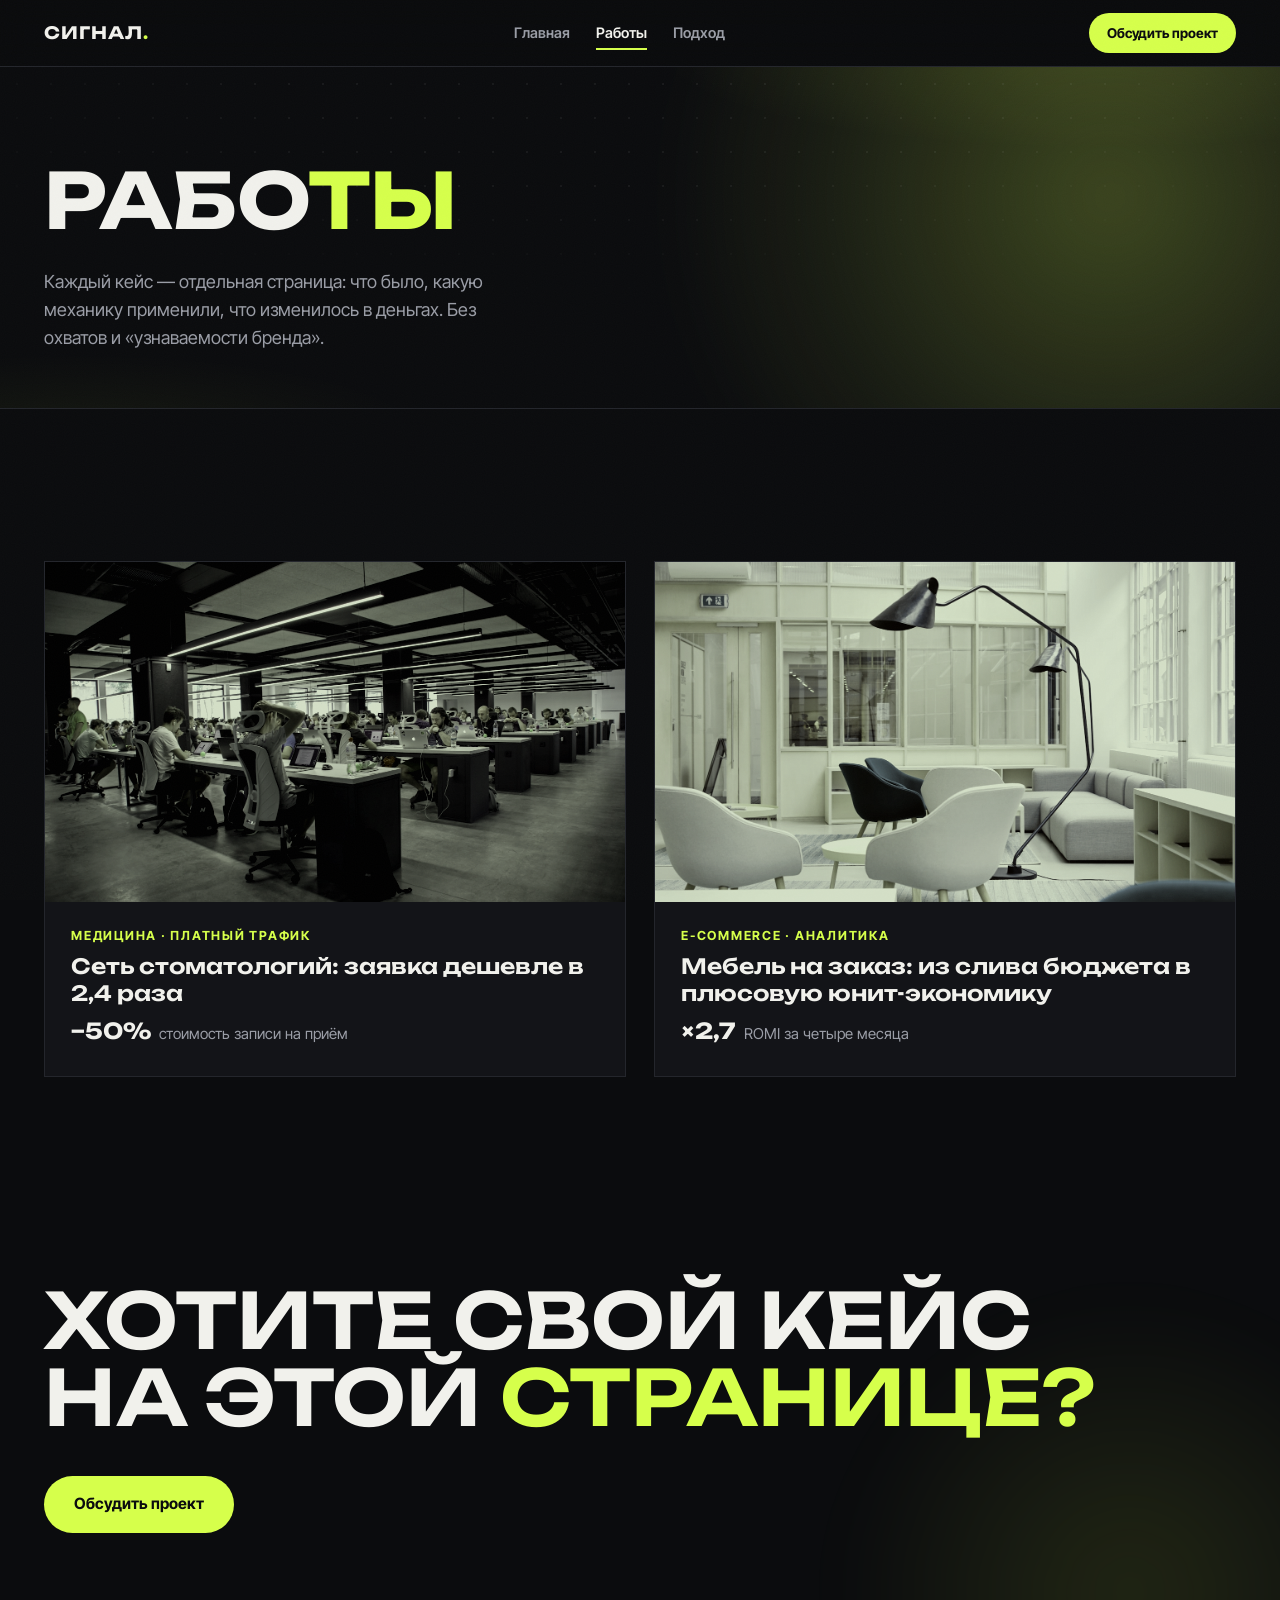
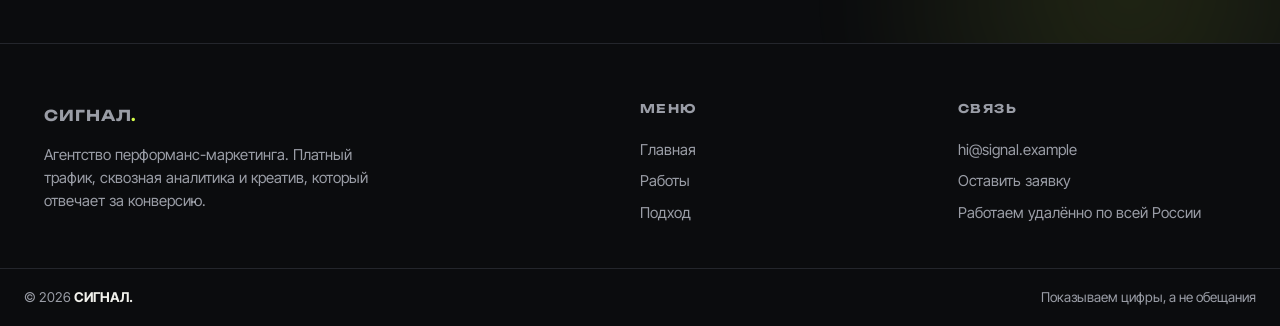
<file: works.html>
<!DOCTYPE html>
<html lang="ru">
<head>
<meta charset="utf-8">
<meta name="viewport" content="width=device-width, initial-scale=1">
<title>Работы — Сигнал</title>
<meta name="description" content="Кейсы агентства Сигнал: платный трафик, аналитика, посадочные. Каждый кейс — отдельная страница с механикой и цифрами.">
<link rel="preconnect" href="https://fonts.googleapis.com">
<link rel="preconnect" href="https://fonts.gstatic.com" crossorigin>
<link href="https://fonts.googleapis.com/css2?family=Unbounded:wght@600;700&family=Inter+Tight:wght@400;500;600;700&display=swap" rel="stylesheet">
<link rel="stylesheet" href="style.css">
<link rel="icon" href="data:image/svg+xml,%3Csvg xmlns=%27http://www.w3.org/2000/svg%27 viewBox=%270 0 64 64%27%3E%3Crect width=%2764%27 height=%2764%27 fill=%27%230b0c0e%27/%3E%3Ctext x=%2732%27 y=%2744%27 font-family=%27Arial,sans-serif%27 font-size=%2736%27 font-weight=%27800%27 fill=%27%23d6ff4b%27 text-anchor=%27middle%27%3EC%3C/text%3E%3C/svg%3E">
<meta property="og:title" content="Работы — Сигнал">
<meta property="og:type" content="website">
<meta property="og:description" content="Кейсы агентства Сигнал: платный трафик, аналитика, посадочные. Каждый кейс — отдельная страница с механикой и цифрами.">
</head>
<body>

<header class="head">
  <div class="wrap">
    <a class="logo" href="index.html">СИГНАЛ<i>.</i></a>
    <nav class="nav">
      <a href="index.html">Главная</a>
      <a href="works.html" class="on">Работы</a>
      <a href="approach.html">Подход</a>
    </nav>
    <a class="cta-mini" href="#" data-modal-open>Обсудить проект</a>
  </div>
</header>

<section class="hero" style="padding-bottom:56px">
  <div class="wrap">
    <h1 style="font-size:clamp(38px,6vw,84px)">Рабо<span class="acid">ты</span></h1>
    <div class="hero-sub">
      <p>Каждый кейс — отдельная страница: что было, какую механику применили, что изменилось в деньгах. Без охватов и «узнаваемости бренда».</p>
    </div>
  </div>
</section>

<section class="blk">
  <div class="wrap">
    <div class="works-grid">
      <a class="work-card rise" href="work-dental.html">
        <img src="img/work-dental.jpg" alt="Кейс: сеть стоматологий" loading="lazy">
        <div class="work-card__body">
          <span class="work-card__tag">Медицина · платный трафик</span>
          <h3>Сеть стоматологий: заявка дешевле в 2,4 раза</h3>
          <div class="work-card__nums"><b>−58%</b>стоимость записи на приём</div>
        </div>
      </a>
      <a class="work-card rise" href="work-furniture.html">
        <img src="img/work-furniture.jpg" alt="Кейс: мебельное производство" loading="lazy">
        <div class="work-card__body">
          <span class="work-card__tag">E-commerce · аналитика</span>
          <h3>Мебель на заказ: из слива бюджета в плюсовую юнит-экономику</h3>
          <div class="work-card__nums"><b>×3,1</b>ROMI за четыре месяца</div>
        </div>
      </a>
    </div>
  </div>
</section>

<section class="big-cta">
  <div class="wrap">
    <h2>Хотите свой кейс<br>на этой <span>странице?</span></h2>
    <a class="btn" href="#" data-modal-open>Обсудить проект</a>
  </div>
</section>

<footer class="foot">
  <div class="wrap cols">
    <div class="about-col">
      <a class="logo" href="index.html">СИГНАЛ<i>.</i></a>
      <p>Агентство перформанс-маркетинга. Платный трафик, сквозная аналитика и креатив, который отвечает за конверсию.</p>
    </div>
    <div>
      <h4>Меню</h4>
      <a href="index.html">Главная</a>
      <a href="works.html">Работы</a>
      <a href="approach.html">Подход</a>
    </div>
    <div>
      <h4>Связь</h4>
      <a href="#" data-modal-open>hi@signal.example</a>
      <a href="#" data-modal-open>Оставить заявку</a>
      <a>Работаем удалённо по всей России</a>
    </div>
  </div>
  <div class="base">
    <div>© 2026 <b>СИГНАЛ.</b></div>
    <div>Показываем цифры, а не обещания</div>
  </div>
</footer>

<div class="modal" id="lead-modal" role="dialog" aria-modal="true" aria-labelledby="lm-title">
  <div class="modal__back" data-modal-close></div>
  <div class="modal__box">
    <button class="modal__close" data-modal-close aria-label="Закрыть">&times;</button>
    <h3 id="lm-title">Обсудить проект</h3>
    <p class="sub">Расскажите о задаче — вернёмся с планом и оценкой в течение рабочего дня.</p>
    <form data-lead-form>
      <label>Имя</label>
      <input type="text" name="name" required placeholder="Как к вам обращаться">
      <label>Телефон или Telegram</label>
      <input type="text" name="phone" required placeholder="+7 ___ ___-__-__ или @ник">
      <label>Месячный бюджет на трафик</label>
      <select name="budget">
        <option>До 150 тысяч</option>
        <option>150–500 тысяч</option>
        <option>500 тысяч – 1,5 млн</option>
        <option>Больше 1,5 млн</option>
        <option>Бюджета ещё нет — нужен расчёт</option>
      </select>
      <label>Задача</label>
      <textarea name="msg" placeholder="Ниша, что продаёте, что сейчас с рекламой"></textarea>
      <button class="send" type="submit">Отправить</button>
      <p class="fine">Нажимая кнопку, вы соглашаетесь с политикой обработки персональных данных</p>
    </form>
    <div class="modal__ok">
      <div class="ring">&#10003;</div>
      <h3>Принято</h3>
      <p class="sub">Ответим в течение рабочего дня.</p>
    </div>
  </div>
</div>

<script src="app.js"></script>
</body>
</html>
</file>
<file: style.css>
:root {
  --bg: #0b0c0e;
  --bg-raise: #131418;
  --line: #24262c;
  --ink: #f1f1ec;
  --ink-soft: #9a9da6;
  --acid: #d6ff4b;
  --wrap: 1240px;
  --grade: grayscale(.8) contrast(1.15) brightness(.82) sepia(.22) hue-rotate(46deg) saturate(1.5);
}

* { margin: 0; padding: 0; box-sizing: border-box; }

html { scroll-behavior: smooth; }
@media (prefers-reduced-motion: reduce) {
  html { scroll-behavior: auto; }
  .rise { opacity: 1 !important; transform: none !important; transition: none !important; }
}

body {
  font-family: "Inter Tight", -apple-system, sans-serif;
  background: var(--bg); color: var(--ink);
  line-height: 1.55; font-size: 17px;
  -webkit-font-smoothing: antialiased;
}
.wrap { max-width: var(--wrap); margin: 0 auto; padding: 0 24px; }
a { color: inherit; text-decoration: none; }
img { max-width: 100%; display: block; }
h1, h2, h3, .display { font-family: "Unbounded", sans-serif; font-weight: 600; }

/* header */
.head { position: sticky; top: 0; z-index: 50; background: rgb(11 12 14 / .85); backdrop-filter: blur(14px); border-bottom: 1px solid var(--line); }
.head .wrap { height: 66px; display: flex; align-items: center; justify-content: space-between; }
.logo { font-family: "Unbounded", sans-serif; font-weight: 700; font-size: 17px; letter-spacing: .06em; }
.logo i { font-style: normal; color: var(--acid); }
.nav { display: flex; gap: 26px; font-size: 14.5px; font-weight: 600; color: var(--ink-soft); }
.nav a:hover, .nav a.on { color: var(--ink); }
.cta-mini { font-size: 13.5px; font-weight: 700; padding: 10px 18px; background: var(--acid); color: #0b0c0e; border-radius: 999px; transition: transform .15s ease; }
.cta-mini:hover { transform: scale(1.04); }
.cta-mini:active { transform: scale(.98); }

/* hero */
.hero { padding: 96px 0 72px; border-bottom: 1px solid var(--line); position: relative; overflow: hidden;
  background:
    radial-gradient(58% 48% at 86% -5%, rgb(214 255 75 / .10), transparent 60%),
    radial-gradient(46% 40% at 6% 108%, rgb(214 255 75 / .05), transparent 60%);
}
.hero::before {
  content: ""; position: absolute; inset: 0; pointer-events: none;
  background-image: radial-gradient(rgb(241 241 236 / .06) 1px, transparent 1px);
  background-size: 34px 34px;
  mask-image: radial-gradient(ellipse 90% 80% at 50% 10%, #000 30%, transparent 75%);
}
.hero::after {
  content: ""; position: absolute; pointer-events: none; z-index: 0;
  width: 900px; height: 900px; right: -280px; top: -320px; border-radius: 50%;
  background: radial-gradient(circle, rgb(214 255 75 / .24), rgb(214 255 75 / .07) 45%, transparent 70%);
  filter: blur(22px);
  mix-blend-mode: screen;
}
@media (prefers-reduced-motion: no-preference) {
  .hero::after { animation: breathe 9s ease-in-out infinite alternate; }
}
@keyframes breathe { to { transform: translate(-90px, 70px) scale(1.18); opacity: .8; } }
.hero .wrap { position: relative; z-index: 1; }
.hero h1 {
  font-size: clamp(44px, 7.4vw, 104px);
  line-height: .98; letter-spacing: -0.01em; font-weight: 700;
  text-transform: uppercase;
}
.hero h1 .hollow {
  color: transparent;
  -webkit-text-stroke: clamp(1.6px, .32vw, 3px) var(--ink);
  text-stroke: clamp(1.6px, .32vw, 3px) var(--ink);
  filter: drop-shadow(0 1px 0 rgb(214 255 75 / .35)) drop-shadow(0 0 14px rgb(214 255 75 / .18));
}
.hero h1 .acid { color: var(--acid); }
.hero-sub { margin-top: 30px; display: flex; align-items: flex-end; justify-content: space-between; gap: 40px; flex-wrap: wrap; }
.hero-sub p { max-width: 44ch; color: var(--ink-soft); font-size: 18px; }
.btn {
  display: inline-block; font-weight: 700; font-size: 15.5px;
  padding: 16px 30px; border-radius: 999px;
  background: var(--acid); color: #0b0c0e;
  transition: transform .15s ease;
  white-space: nowrap;
}
.btn:hover { transform: scale(1.05); }
.btn:active { transform: scale(.97); }
.btn--ghost { background: transparent; color: var(--ink); border: 1px solid var(--line); }
.btn--ghost:hover { border-color: var(--ink); }

/* marquee */
.marquee { border-bottom: 1px solid var(--line); overflow: hidden; padding: 18px 0;
  -webkit-mask-image: linear-gradient(90deg, transparent, #000 7%, #000 93%, transparent);
  mask-image: linear-gradient(90deg, transparent, #000 7%, #000 93%, transparent);
}
.marquee-track { display: flex; gap: 48px; width: max-content; animation: slide 28s linear infinite; font-family: "Unbounded", sans-serif; font-size: 14px; letter-spacing: .12em; text-transform: uppercase; color: var(--ink-soft); }
.marquee-track span i { font-style: normal; color: var(--acid); margin-right: 48px; }
@keyframes slide { to { transform: translateX(-50%); } }
@media (prefers-reduced-motion: reduce) { .marquee-track { animation: none; } }

/* sections */
section.blk { padding: 96px 0; }
section.blk + section.blk { border-top: 0; background-image: linear-gradient(90deg, var(--acid), rgb(36 38 44 / 0) 34%); background-size: 100% 1px; background-repeat: no-repeat; }
.blk h2 { font-size: clamp(28px, 4vw, 52px); line-height: 1.05; text-transform: uppercase; letter-spacing: -0.005em; max-width: 24ch; }
.blk .lead { margin-top: 18px; color: var(--ink-soft); max-width: 56ch; font-size: 17.5px; }

/* services */
.srv { margin-top: 56px; border-top: 1px solid var(--line); }
.srv-row { display: grid; grid-template-columns: 90px 1fr 1.2fr; gap: 32px; padding: 36px 0; border-bottom: 1px solid var(--line); align-items: baseline; transition: background .2s ease; position: relative; padding-left: 22px; }
.srv-row:hover { background: var(--bg-raise); }
.srv-row::before { content: ""; position: absolute; left: 0; top: 0; bottom: 0; width: 3px;
  background: var(--acid); transform: scaleY(0); transform-origin: top;
  transition: transform .3s cubic-bezier(.16,1,.3,1); }
.srv-row:hover::before { transform: scaleY(1); }
.srv-row:hover h3 { transform: translateX(4px); transition: transform .25s ease; }
.srv-row .no { font-family: "Unbounded", sans-serif; color: var(--acid); font-size: 20px; opacity: .55; }
.srv-row:hover .no { opacity: 1; }
.srv-row h3 { font-size: 24px; text-transform: uppercase; }
.srv-row p { color: var(--ink-soft); font-size: 16px; max-width: 52ch; }

/* works */
.works-grid { margin-top: 56px; display: grid; grid-template-columns: 1fr 1fr; gap: 28px; }
.work-card { position: relative; display: block; border: 1px solid var(--line); background: var(--bg-raise); overflow: hidden; }
.work-card img { width: 100%; height: 340px; object-fit: cover; filter: var(--grade); transition: transform .4s ease, filter .4s ease; }
.work-card:hover img { transform: scale(1.04); filter: grayscale(.3) contrast(1.1) brightness(.98) saturate(1.15); }
.work-card__body { padding: 24px 26px 28px; display: flex; flex-direction: column; gap: 8px; }
.work-card__tag { font-size: 12.5px; letter-spacing: .14em; text-transform: uppercase; color: var(--acid); font-weight: 700; }
.work-card__body h3 { font-size: 21px; line-height: 1.25; }
.work-card__nums { color: var(--ink-soft); font-size: 15px; }
.work-card__nums b { color: var(--ink); font-family: "Unbounded", sans-serif; font-size: 22px; margin-right: 8px; }

/* numbers strip */
.nums { display: grid; grid-template-columns: repeat(3, 1fr); gap: 1px; background: var(--line); border: 1px solid var(--line); margin-top: 56px; }
.nums div { background: var(--bg); padding: 34px 30px; transition: background .25s ease; }
.nums div:hover { background: var(--bg-raise); }
.nums b { display: block; font-family: "Unbounded", sans-serif; font-size: 40px; color: var(--acid); text-shadow: 0 0 24px rgb(214 255 75 / .28); }
.nums span { color: var(--ink-soft); font-size: 15px; }

/* approach list */
.steps { margin-top: 56px; display: grid; grid-template-columns: repeat(2, 1fr); gap: 1px; background: var(--line); border: 1px solid var(--line); }
.steps div { background: var(--bg); padding: 34px 30px; transition: background .25s ease; }
.steps div:hover { background: var(--bg-raise); }
.steps h3 { font-size: 18px; text-transform: uppercase; margin-bottom: 10px; }
.steps h3 i { font-style: normal; color: var(--acid); margin-right: 10px; }
.steps p { color: var(--ink-soft); font-size: 15.5px; }

/* big cta */
.big-cta { padding: 110px 0; text-align: left; position: relative; overflow: hidden; }
.big-cta::after {
  content: ""; position: absolute; right: -180px; bottom: -280px;
  width: 660px; height: 660px; border-radius: 50%;
  background: radial-gradient(circle, rgb(214 255 75 / .11), transparent 64%);
  filter: blur(28px); pointer-events: none; z-index: 0;
}
.big-cta .wrap { position: relative; z-index: 1; }
.big-cta h2 { font-size: clamp(36px, 6vw, 84px); text-transform: uppercase; line-height: 1; max-width: none; }
.big-cta h2 span { color: var(--acid); }
.big-cta .btn { margin-top: 40px; }

/* work page */
.work-hero { padding: 80px 0 56px; border-bottom: 1px solid var(--line); }
.crumbs { font-size: 13.5px; font-weight: 600; color: var(--ink-soft); margin-bottom: 26px; letter-spacing: .04em; }
.crumbs a:hover { color: var(--acid); }
.work-hero h1 { font-size: clamp(30px, 4.6vw, 60px); line-height: 1.04; text-transform: uppercase; max-width: 22ch; }
.work-meta { margin-top: 30px; display: flex; gap: 48px; flex-wrap: wrap; }
.work-meta div b { display: block; font-size: 14.5px; }
.work-meta div span { font-size: 13.5px; color: var(--ink-soft); }
.work-cover { border-bottom: 1px solid var(--line); position: relative; }
.work-cover img { width: 100%; height: 420px; object-fit: cover; filter: var(--grade); }
.work-body { padding: 72px 0; display: grid; grid-template-columns: 4fr 8fr; gap: 56px; }
.work-body aside { position: sticky; top: 100px; align-self: start; }
.work-body aside .nums-side b { display: block; font-family: "Unbounded", sans-serif; font-size: 34px; color: var(--acid); text-shadow: 0 0 24px rgb(214 255 75 / .28); }
.work-body aside .nums-side span { color: var(--ink-soft); font-size: 14px; display: block; margin-bottom: 22px; }
.work-body h2 { font-size: 24px; text-transform: uppercase; margin: 40px 0 14px; }
.work-body h2:first-child { margin-top: 0; }
.work-body p { color: #c9cbd1; margin-bottom: 14px; max-width: 64ch; }
.work-body ul { margin: 0 0 14px 20px; color: #c9cbd1; }
.work-body li { margin-bottom: 7px; }
.quote { margin: 36px 0; padding: 26px 30px; background: var(--bg-raise); border-left: 3px solid var(--acid); font-size: 18px; }
.quote footer { margin-top: 10px; font-size: 13.5px; color: var(--ink-soft); }

/* photo strip */
.strip { border-top: 1px solid var(--line); border-bottom: 1px solid var(--line); }
.strip .wrap { display: grid; grid-template-columns: 1.4fr 1fr; gap: 1px; background: var(--line); padding: 0; max-width: none; }
.strip figure { margin: 0; overflow: hidden; background: var(--bg); position: relative; }
.strip img { width: 100%; height: 380px; object-fit: cover; filter: var(--grade); transition: transform .6s ease; display: block; }
.strip figure:hover img { transform: scale(1.03); filter: grayscale(.35) brightness(.95) saturate(1.2); }
.strip figure::after, .work-cover::after {
  content: ""; position: absolute; inset: 0; z-index: 1; pointer-events: none;
  background: linear-gradient(180deg, rgb(214 255 75 / .09), transparent 38%),
              linear-gradient(0deg, rgb(11 12 14 / .6), transparent 55%);
}
.strip figcaption {
  position: absolute; left: 22px; bottom: 18px; z-index: 2;
  font-family: "Unbounded", sans-serif; font-size: 12px; letter-spacing: .12em; text-transform: uppercase;
  color: var(--ink); background: rgb(11 12 14 / .72); padding: 8px 14px; backdrop-filter: blur(6px);
}

/* client marks */
.clients { border-top: 1px solid var(--line); padding: 30px 0; }
.clients .wrap { display: flex; align-items: center; gap: 40px; flex-wrap: wrap; justify-content: space-between; }
.clients .label { font-size: 12.5px; letter-spacing: .12em; text-transform: uppercase; color: var(--ink-soft); font-weight: 700; }
.clients .marks { display: flex; gap: 42px; align-items: center; flex-wrap: wrap; }
.clients .marks span { font-weight: 800; font-size: 16px; letter-spacing: .05em; color: #6a6e78; transition: color .25s ease; white-space: nowrap; }
.clients .marks span:hover { color: var(--acid); }
.clients .marks span:nth-child(2) { font-style: italic; font-weight: 600; }
.clients .marks span:nth-child(4) { border: 2px solid currentColor; padding: 3px 10px; font-size: 12.5px; }

/* testimonials dark */
.tst { margin-top: 56px; display: grid; grid-template-columns: 1fr 1fr; gap: 24px; }
.tst blockquote {
  background: var(--bg-raise); border: 1px solid var(--line); padding: 30px;
  font-size: 18px; line-height: 1.5; display: flex; flex-direction: column; gap: 20px;
}
.tst blockquote::before { content: "“"; font-family: "Unbounded", sans-serif; color: var(--acid); font-size: 40px; line-height: 0.4; }
.tst footer { margin-top: auto; font-size: 14px; color: var(--ink-soft); }
.tst footer b { color: var(--ink); display: block; font-size: 15px; }

/* next case */
.next-case { border-top: 1px solid var(--line); }
.next-case a { display: flex; justify-content: space-between; align-items: center; gap: 20px; padding: 48px 0; }
.next-case small { display: block; font-size: 12px; letter-spacing: .14em; text-transform: uppercase; color: var(--ink-soft); font-weight: 700; margin-bottom: 10px; }
.next-case h3 { font-size: clamp(20px, 2.6vw, 30px); text-transform: uppercase; transition: color .2s ease; }
.next-case a:hover h3 { color: var(--acid); }
.next-case .arr { font-size: 36px; color: var(--acid); flex: none; }

/* modal (dark) */
.modal { position: fixed; inset: 0; z-index: 200; display: none; align-items: center; justify-content: center; padding: 20px; }
.modal.open { display: flex; }
.modal__back { position: absolute; inset: 0; background: rgb(0 0 0 / .7); backdrop-filter: blur(5px); }
.modal__box {
  position: relative; background: var(--bg-raise); border: 1px solid var(--line);
  width: 470px; max-width: 100%; padding: 38px; max-height: 92vh; overflow: auto;
}
@media (prefers-reduced-motion: no-preference) {
  .modal.open .modal__box { animation: modalIn .35s cubic-bezier(.16,1,.3,1); }
}
@keyframes modalIn { from { opacity: 0; transform: translateY(26px) scale(.98); } }
.modal__close { position: absolute; top: 12px; right: 16px; border: 0; background: none; font-size: 28px; cursor: pointer; color: var(--ink-soft); line-height: 1; }
.modal__close:hover { color: var(--ink); }
.modal h3 { font-size: 22px; text-transform: uppercase; margin-bottom: 6px; }
.modal .sub { color: var(--ink-soft); font-size: 15px; margin-bottom: 20px; }
.modal label { display: block; font-size: 12.5px; font-weight: 700; letter-spacing: .08em; text-transform: uppercase; margin: 16px 0 6px; color: var(--ink-soft); }
.modal input, .modal select, .modal textarea {
  width: 100%; padding: 12px 14px; border: 1px solid var(--line); border-radius: 0;
  font: inherit; font-size: 15.5px; background: var(--bg); color: var(--ink);
}
.modal input:focus, .modal select:focus, .modal textarea:focus { outline: 2px solid var(--acid); outline-offset: -1px; }
.modal textarea { resize: vertical; min-height: 80px; }
.modal .send {
  margin-top: 24px; width: 100%; border: 0; cursor: pointer; border-radius: 999px;
  background: var(--acid); color: #0b0c0e; font: inherit; font-weight: 700; font-size: 16px; padding: 15px;
  transition: transform .15s ease, box-shadow .25s ease;
}
.modal .send:hover { box-shadow: 0 6px 32px rgb(214 255 75 / .3); }
.modal .send:active { transform: scale(.985); }
.modal .fine { margin-top: 12px; font-size: 12px; color: var(--ink-soft); text-align: center; }
.modal__ok { display: none; text-align: center; padding: 30px 0 16px; }
.modal__ok .ring { width: 64px; height: 64px; margin: 0 auto 18px; border-radius: 50%; background: var(--acid); color: #0b0c0e; display: grid; place-items: center; font-size: 30px; }
@media (prefers-reduced-motion: no-preference) {
  .modal__ok.show .ring { animation: pop .5s cubic-bezier(.16,1,.3,1); }
}
@keyframes pop { from { transform: scale(0); } }
.modal.sent form { display: none; }
.modal.sent .modal__ok { display: block; }

/* tilt */
.work-card { will-change: transform; transform-style: preserve-3d; transition: transform .18s ease-out, border-color .3s ease, box-shadow .3s ease; }
.work-card:hover { border-color: rgb(214 255 75 / .5); box-shadow: 0 24px 60px -24px rgb(0 0 0 / .85), 0 0 0 1px rgb(214 255 75 / .22); }
@media (prefers-reduced-motion: reduce) {
  .work-card { transition: border-color .3s, box-shadow .3s; }
}

/* footer */
.foot { border-top: 1px solid var(--line); }
.foot .cols { display: grid; grid-template-columns: 2fr 1fr 1fr; gap: 40px; padding: 56px 24px 40px; }
.foot .cols h4 { font-size: 12px; letter-spacing: .12em; text-transform: uppercase; color: var(--ink-soft); margin-bottom: 16px; font-family: "Unbounded", sans-serif; }
.foot .cols a { display: block; padding: 4px 0; color: var(--ink-soft); font-size: 15px; }
.foot .cols a:hover { color: var(--acid); }
.foot .cols .about-col p { color: var(--ink-soft); font-size: 15px; max-width: 36ch; margin-top: 12px; }
.foot .base { border-top: 1px solid var(--line); padding: 18px 24px; display: flex; justify-content: space-between; gap: 16px; flex-wrap: wrap; color: var(--ink-soft); font-size: 13.5px; }
.foot b { color: var(--ink); }

/* rise */
.rise { opacity: 0; transform: translateY(20px); transition: opacity .7s cubic-bezier(.16,1,.3,1), transform .7s cubic-bezier(.16,1,.3,1); }
.rise.in { opacity: 1; transform: none; }

/* grain overlay */
body::before {
  content: ""; position: fixed; inset: 0; z-index: 90; pointer-events: none;
  background-image: url("data:image/svg+xml,%3Csvg xmlns='http://www.w3.org/2000/svg' width='120' height='120'%3E%3Cfilter id='n'%3E%3CfeTurbulence type='fractalNoise' baseFrequency='.9' numOctaves='2'/%3E%3C/filter%3E%3Crect width='120' height='120' filter='url(%23n)' opacity='.35'/%3E%3C/svg%3E");
  opacity: .06;
}

/* scroll progress */
.progress {
  position: fixed; top: 0; left: 0; right: 0; height: 3px; z-index: 100;
  background: var(--acid); transform: scaleX(0); transform-origin: left;
}

/* hero line-by-line intro */
.hero h1 .line { display: block; overflow: hidden; }
.hero h1 .line > span { display: inline-block; }
@media (prefers-reduced-motion: no-preference) {
  .hero h1 .line > span { transform: translateY(110%); animation: lineUp .9s cubic-bezier(.16,1,.3,1) forwards; }
  .hero h1 .line:nth-child(2) > span { animation-delay: .1s; }
  .hero h1 .line:nth-child(3) > span { animation-delay: .2s; }
  .hero-sub { opacity: 0; transform: translateY(18px); animation: fadeUp .8s cubic-bezier(.16,1,.3,1) .45s forwards; }
}
@keyframes lineUp { to { transform: translateY(0); } }
@keyframes fadeUp { to { opacity: 1; transform: none; } }

/* nav underline */
.nav a { position: relative; }
.nav a::after {
  content: ""; position: absolute; left: 0; bottom: -6px; width: 100%; height: 2px;
  background: var(--acid); transform: scaleX(0); transform-origin: left;
  transition: transform .25s ease;
}
.nav a:hover::after, .nav a.on::after { transform: scaleX(1); }

/* acid glow on primary buttons */
.btn:not(.btn--ghost), .cta-mini { box-shadow: 0 0 0 rgb(214 255 75 / 0); transition: transform .15s ease, box-shadow .25s ease; }
.btn:not(.btn--ghost):hover, .cta-mini:hover { box-shadow: 0 6px 32px rgb(214 255 75 / .28); }

/* work card arrow */
.work-card__body { position: relative; }
.work-card__body::after {
  content: "→"; position: absolute; right: 26px; top: 24px;
  font-family: "Unbounded", sans-serif; color: var(--acid); font-size: 20px;
  opacity: 0; transform: translateX(-8px); transition: opacity .25s ease, transform .25s ease;
}
.work-card:hover .work-card__body::after { opacity: 1; transform: none; }

@media (max-width: 880px) {
  .nav { display: none; }
  .works-grid, .steps, .work-body, .tst, .strip .wrap { grid-template-columns: 1fr; }
  .foot .cols { grid-template-columns: 1fr; gap: 26px; padding: 40px 24px 28px; }
  .strip img { height: 240px; }
  .nums { grid-template-columns: 1fr; }
  .srv-row { grid-template-columns: 1fr; gap: 10px; }
  .work-body aside { position: static; }
  section.blk, .hero { padding: 60px 0; }
  .work-card img { height: 240px; }
}
</file>
